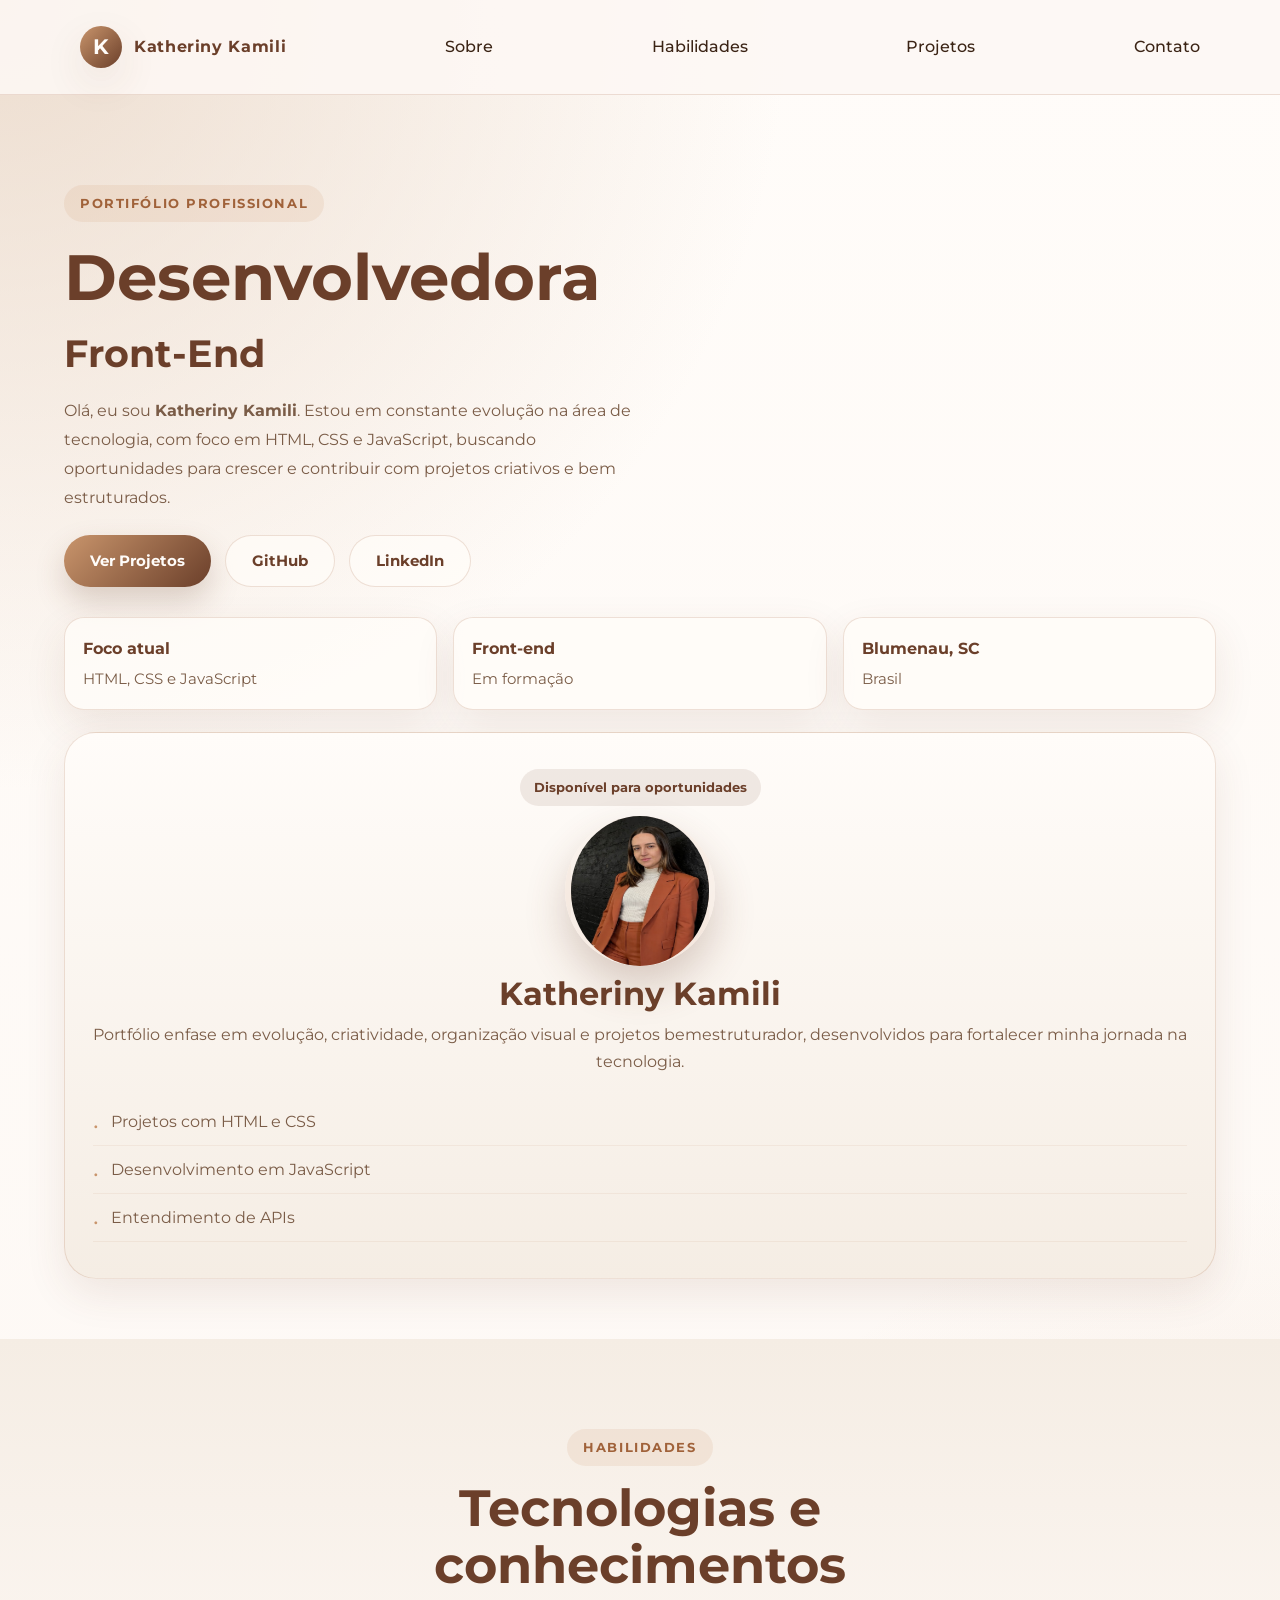
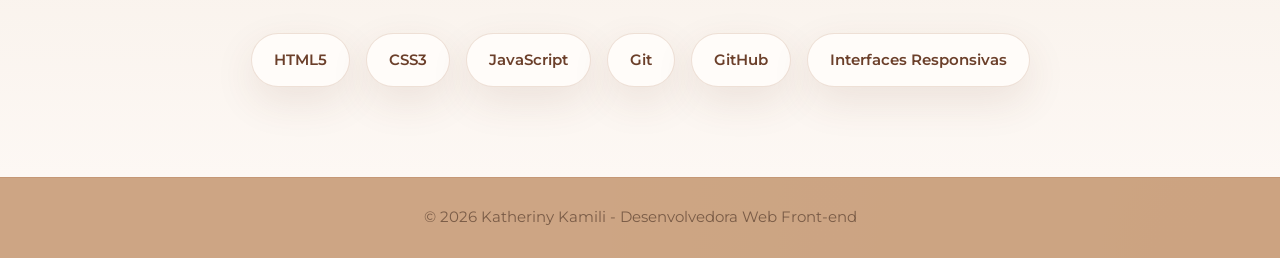
<file: index.html>
<!DOCTYPE html>
<html lang="pt-br">

<head>
    <meta charset="UTF-8">
    <meta name="viewport" content="width=device-width, initial-scale=1.0">
    <link rel="stylesheet" href="css/estilos.css">
    <link rel="preconnect" href="https://fonts.gstatic.com" crossorigin>
    <link href="https://fonts.googleapis.com/css2?family=Montserrat:wght@300;400;500;600;700&display=swap"
        rel="stylesheet">

    <title>Portfólio - Katheriny Kamili</title>
</head>

<body>

    <a class="link-pular" href="#conteudo">Pular para o conteúdo</a>

    <!-- CABEÇALHO -->
    <header>
        <div class="container">
            <nav>

                <a class="logo" href="index.html">
                    <span class="logo-letra">K</span>
                    <span class="logo-nome">Katheriny Kamili</span>
                </a>

                <a href="pages/sobre.html">Sobre</a>
                <a href="index.html#habilidades">Habilidades</a>
                <a href="pages/produtos.html">Projetos</a>
                <a href="pages/contato.html" class="link-ativo">Contato</a>
            </nav>
        </div>
    </header>

    <!-- CONTEÚDO PRINCIPAL -->
    <main id="conteudo">

        <!-- SEÇÃO DE DESTAQUE -->
        <section class="secao-destaque" id="inicio">
            <div class="container">

                <div class="destaque-texto">
                    <span class="etiqueta">Portifólio profissional</span>
                    <h1>Desenvolvedora</h1>
                    <h2>Front-End</h2>
                    <p class="descricao-principal">
                        Olá, eu sou <strong>Katheriny Kamili</strong>. Estou em
                        constante evolução na área de tecnologia, com foco em HTML,
                        CSS e JavaScript, buscando oportunidades para crescer e
                        contribuir com projetos criativos e bem estruturados.</p>


                    <!-- REDES SOCIAIS -->

                    <div class="grupo-botoes">
                        <a href="produtos.html" class="botao botao-principal">Ver Projetos</a>
                        <a href="https://github.com/katherinykamili" target="_blank" rel="noopener"
                            class="botao botao-contorno">GitHub</a>
                        <a href="https://www.linkedin.com/in/katheriny-kamili-corr%C3%AAa-rocha-4a4639176/"
                            target="_blank" rel="noopener" class="botao botao-contorno">LinkedIn</a>
                    </div>

                    <div class="destaques-rapidos">
                        <div class="cartao-destaque-rapido">
                            <h3>Foco atual</h3>
                            <p>HTML, CSS e JavaScript</p>
                        </div>
                        <div class="cartao-destaque-rapido">
                            <h3>Front-end</h3>
                            <p>Em formação</p>
                        </div>
                        <div class="cartao-destaque-rapido">
                            <h3>Blumenau, SC</h3>
                            <p>Brasil</p>
                        </div>
                    </div>

                    <!-- COLUNA DIREITA -->
                    <div class="coluna-perfil">
                        <div class="cartao-perfil">
                            <span class="selo-disponivel">Disponível para oportunidades</span>

                            <div class="foto-perfil">
                                <div class="circulo-foto">
                                    <img src="img/perfil.jpg" alt="Foto de perfil de Katheriny Kamili" loading="lazy">
                                </div>
                            </div>

                            <h2>Katheriny Kamili</h2>
                            <p class="resumo-perfil">
                                Portfólio enfase em evolução, criatividade, organização visual e projetos
                                bemestruturador, desenvolvidos para fortalecer minha jornada na tecnologia.
                            </p>

                            <ul class="lista-perfil">
                                <li>Projetos com HTML e CSS</li>
                                <li>Desenvolvimento em JavaScript</li>
                                <li>Entendimento de APIs</li>
                            </ul>
                        </div>
                    </div>
                </div>
            </div>
        </section>

        <!-- HABILIDADES -->
        <section class="fundo-suave" id="habilidades">
            <div class="container">
                <div class="titulo-secao">
                    <span class="etiqueta">Habilidades</span>
                    <h2>Tecnologias e conhecimentos</h2>
                </div>

                <div class="lista-habilidades">
                    <div class="pilula-habilidade">HTML5</div>
                    <div class="pilula-habilidade">CSS3</div>
                    <div class="pilula-habilidade">JavaScript</div>
                    <div class="pilula-habilidade">Git</div>
                    <div class="pilula-habilidade">GitHub</div>
                    <div class="pilula-habilidade">Interfaces Responsivas</div>
                </div>
            </div>
        </section>
    </main>

    <!-- RODAPÉ -->
    <footer>
        <p>&copy; 2026 Katheriny Kamili - Desenvolvedora Web Front-end</p>
    </footer>

</body>

</html>
</file>
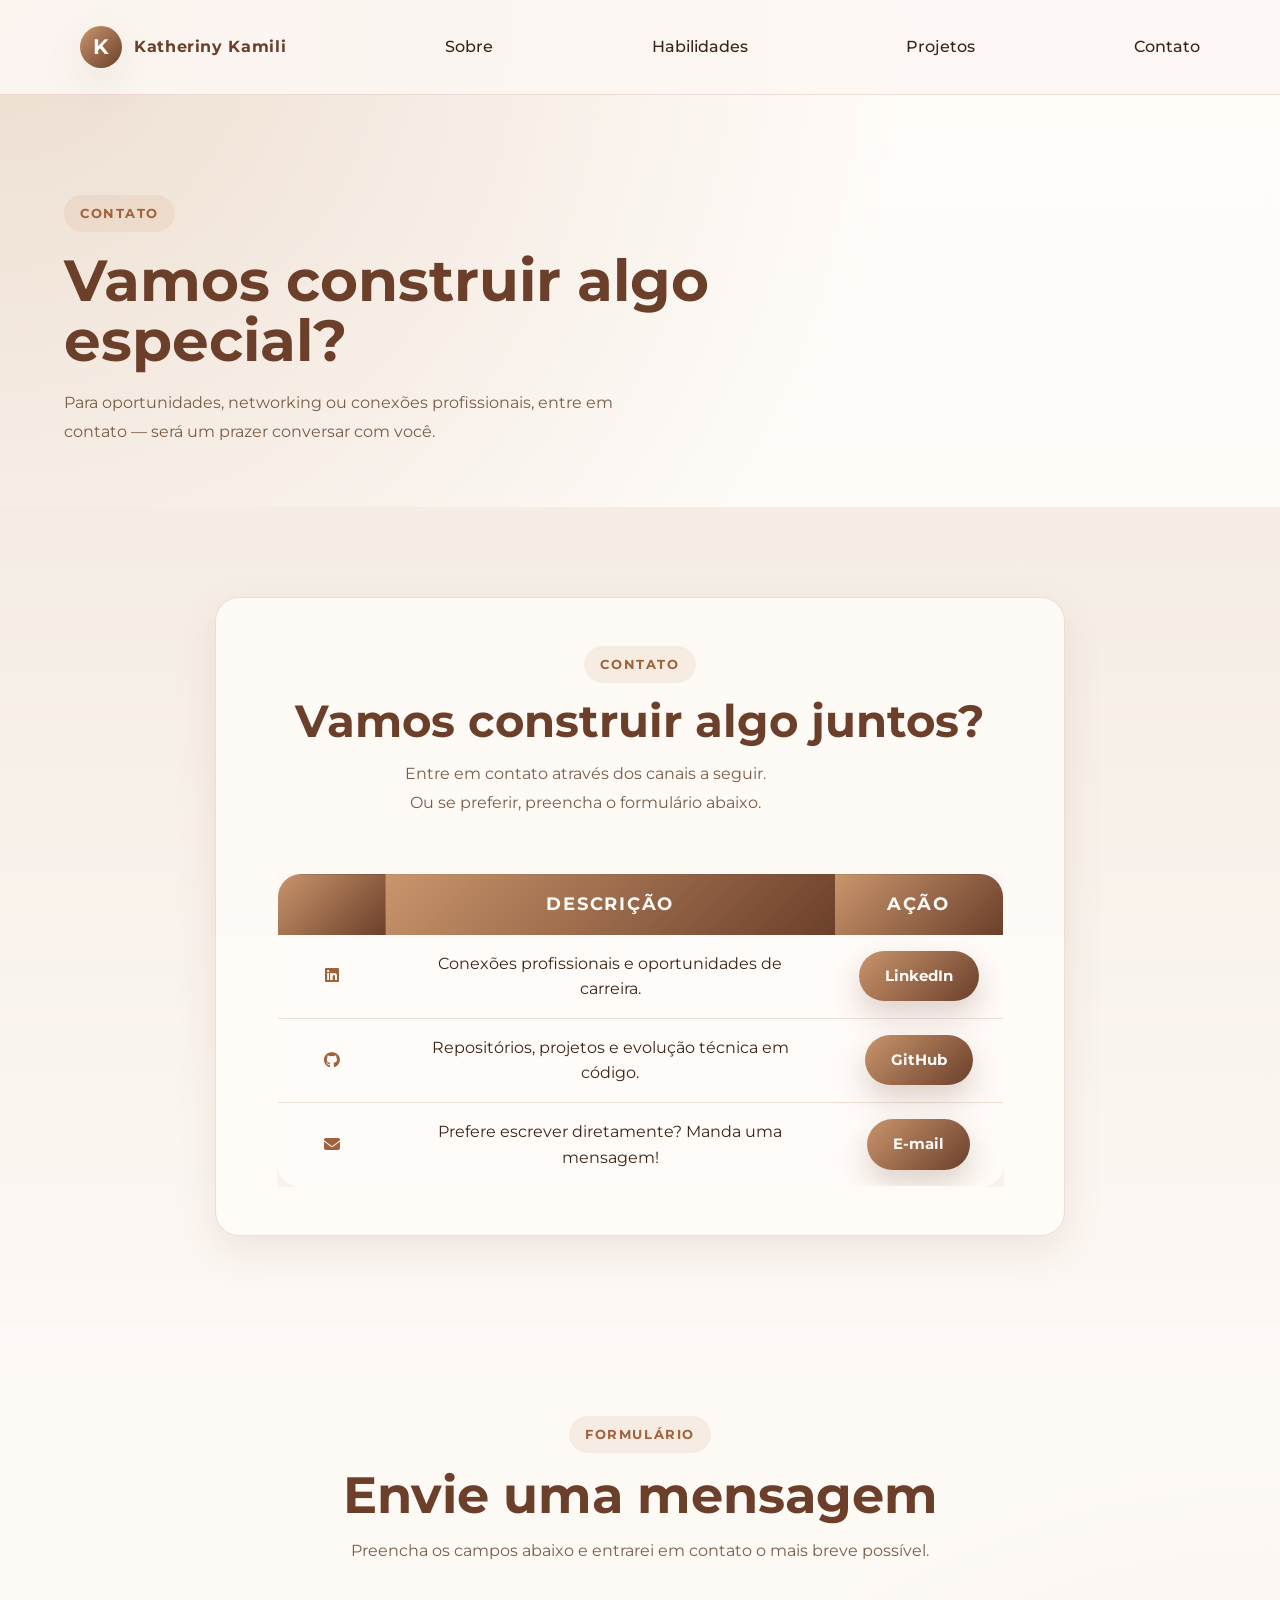
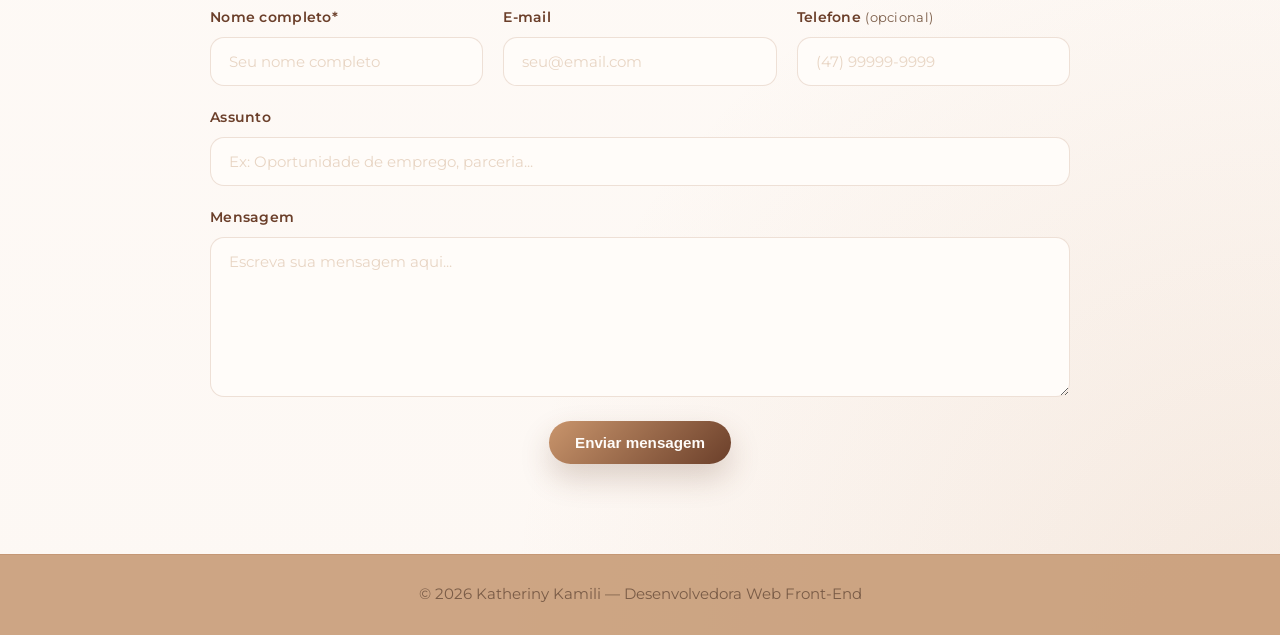
<file: contato.html>
<!DOCTYPE html>
<html lang="pt-br">

<head>
  <meta charset="UTF-8">
  <meta name="viewport" content="width=device-width, initial-scale=1.0">

  <link rel="stylesheet" href="css/estilos.css">
  <link rel="stylesheet" href="https://cdnjs.cloudflare.com/ajax/libs/font-awesome/6.5.1/css/all.min.css">
  <link rel="preconnect" href="https://fonts.gstatic.com" crossorigin>
  <link href="https://fonts.googleapis.com/css2?family=Montserrat:wght@300;400;500;600;700&display=swap"
    rel="stylesheet">

  <title>Portfólio - Katheriny Kamili</title>
</head>

<body>

  <a class="link-pular" href="#conteudo">Pular para o conteúdo</a>

  <!-- CABEÇALHO -->
  <header>
    <div class="container">
      <nav>

        <a class="logo" href="index.html">
          <span class="logo-letra">K</span>
          <span class="logo-nome">Katheriny Kamili</span>
        </a>

        <a href="sobre.html">Sobre</a>
        <a href="index.html#habilidades">Habilidades</a>
        <a href="produtos.html">Projetos</a>
        <a href="contato.html" class="link-ativo">Contato</a>
      </nav>
    </div>
  </header>

  <!-- CONTEÚDO PRINCIPAL -->
  <main id="conteudo">

    <!-- HERO DA PÁGINA DE CONTATO -->
    <section class="hero-contato">
      <div class="container">
        <div class="hero-contato-texto">
          <span class="etiqueta">Contato</span>
          <h1>Vamos construir algo especial?</h1>
          <p class="descricao-principal">
            Para oportunidades, networking ou conexões profissionais,
            entre em contato — será um prazer conversar com você.
          </p>
        </div>
      </div>
    </section>

    <!-- LINKS RÁPIDOS DE CONTATO -->
    <section class="fundo-suave">
      <div class="container">
        <div class="caixa-contato">
          <div class="titulo-secao">
            <span class="etiqueta">Contato</span>
            <h2>Vamos construir algo juntos?</h2>
            <p>Entre em contato através dos canais a seguir.</p>
            <p>Ou se preferir, preencha o formulário abaixo.</p>
          </div>

          <div style="overflow-x: auto;">
            <table class="tabela-contato">
              <thead>
                <tr>
                  <th class="coluna-icones"></th>
                  <th class="coluna-descrição">Descrição</th>
                  <th class="coluna-ação">Ação</th>
                </tr>
              </thead>
              <tbody>
                <tr>
                  <td class="coluna-icones">
                    <i class="fa-brands fa-linkedin"></i>
                  </td>
                  <td class="coluna-descrição">
                    Conexões profissionais e oportunidades de carreira.
                  </td>
                  <td class="coluna-ação">
                    <a href="https://www.linkedin.com/in/katheriny-kamili-corrêa-rocha-4a4639176/" target="_blank"
                      rel="noopener noreferrer" class="botao botao-principal">LinkedIn
                    </a>
                  </td>
                </tr>
                <tr>
                  <td class="coluna-icones">
                    <i class="fa-brands fa-github"></i>
                  </td>
                  <td class="coluna-descrição">
                    Repositórios, projetos e evolução técnica em código.
                  </td>
                  <td class="coluna-ação">
                    <a href="https://github.com/katherinykamili" target="_blank" rel="noopener noreferrer"
                      class="botao botao-principal">GitHub
                    </a>
                  </td>
                </tr>
                <tr>
                  <td class="coluna-icones">
                    <i class="fa-solid fa-envelope"></i>
                  </td>
                  <td class="coluna-descrição">
                    Prefere escrever diretamente? Manda uma mensagem!
                  </td>
                  <td class="coluna-ação">
                    <a href="mailto:katherinykc13@gmail.com" class="botao botao-principal">E-mail
                    </a>
                  </td>
                </tr>
              </tbody>
            </table>
          </div>
        </div>
      </div>
    </section>

    <!-- FORMULÁRIO DE CONTATO -->
    <section id="formulario">
      <div class="container">
        <div class="titulo-secao">
          <span class="etiqueta">Formulário</span>
          <h2>Envie uma mensagem</h2>
          <p>Preencha os campos abaixo e entrarei em contato o mais breve possível.</p>
        </div>

        <form class="formulario-contato" action="obrigado.html" method="get" novalidate>

          <div class="grade-formulario">

            <div class="campo">
              <label for="nome">Nome completo*</label>
              <input type="text" id="nome" name="nome" placeholder="Seu nome completo" required minlength="3"
                autocomplete="name" />
            </div>

            <div class="campo">
              <label for="email">E-mail</label>
              <input type="email" id="email" name="email" placeholder="seu@email.com" required autocomplete="email" />
            </div>

            <div class="campo">
              <label for="telefone">Telefone <span class="campo-opcional">(opcional)</span></label>
              <input type="tel" id="telefone" name="telefone" placeholder="(47) 99999-9999" autocomplete="tel" />
            </div>

            <div class="campo">
              <label for="assunto">Assunto</label>
              <input type="text" id="assunto" name="assunto" placeholder="Ex: Oportunidade de emprego, parceria..."
                required minlength="3" />
            </div>

          </div>

          <div class="campo campo-mensagem">
            <label for="mensagem">Mensagem</label>
            <textarea id="mensagem" name="mensagem" rows="6" placeholder="Escreva sua mensagem aqui..." required
              minlength="10"></textarea>
          </div>

          <div class="formulario-rodape">
            <button type="submit" class="botao botao-principal botao-enviar">
              Enviar mensagem
            </button>
          </div>

        </form>
      </div>
    </section>

  </main>

  <!-- ========== RODAPÉ ========== -->
  <footer>
    <div class="container">
      <p>&copy; 2026 Katheriny Kamili — Desenvolvedora Web Front-End</p>
    </div>
  </footer>

</body>

</html>
</file>
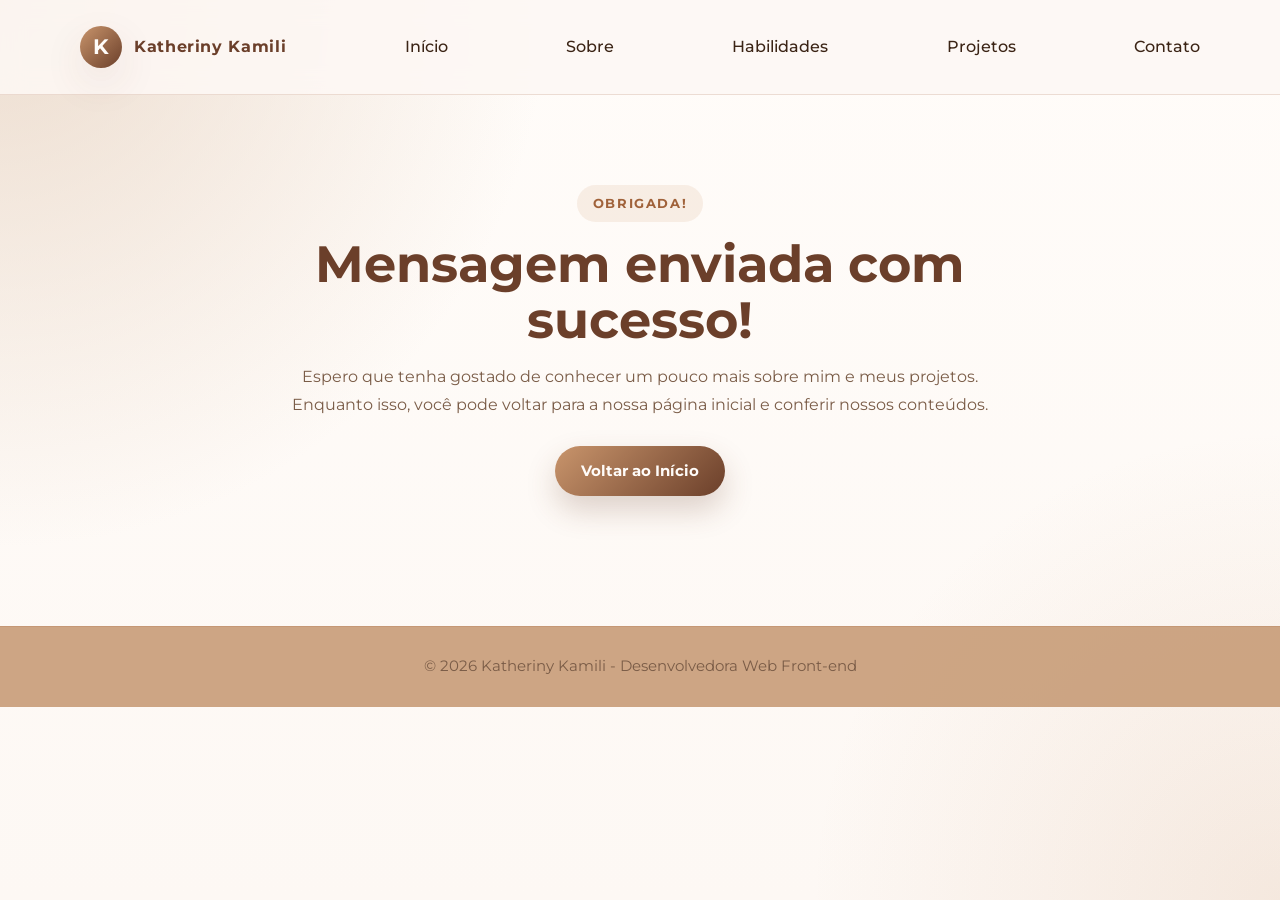
<file: obrigada.html>
<!DOCTYPE html>
<html lang="pt-br">

<head>
    <meta charset="UTF-8">
    <meta name="viewport" content="width=device-width, initial-scale=1.0">
    <link rel="stylesheet" href="style.css">
    <link rel="preconnect" href="https://fonts.gstatic.com" crossorigin>
    <link href="https://fonts.googleapis.com/css2?family=Montserrat:wght@300;400;500;600;700&display=swap"
        rel="stylesheet">
    <link rel="stylesheet" href="style.css">
    <title>Portifólio - Katheriny Kamili</title>
</head>

<body>

    <a class="link-pular" href="#conteudo">Pular para o conteúdo</a>

    <!-- CABEÇALHO -->
    <header>
        <div class="container">
            <nav>

                <a class="logo" href="index.html">
                    <span class="logo-letra">K</span>
                    <span class="logo-nome">Katheriny Kamili</span>
                </a>

                <a href="index.html">Início</a>
                <a href="sobremim.html">Sobre</a>
                <a href="#habilidades">Habilidades</a>
                <a href="projetos.html">Projetos</a>
                <a href="contato.html" class="link-ativo">Contato</a>
            </nav>
        </div>
    </header>

    <!-- CONTEÚDO PRINCIPAL -->
    <main>
        <section class="secao" id="obrigada">
            <div class="container">
                <div class="titulo-secao">
                    <span class="etiqueta">Obrigada!</span>
                    <h2>Mensagem enviada com sucesso!</h2>
                    <p>Espero que tenha gostado de conhecer um pouco mais sobre mim e meus projetos.</p>
                    <p>Enquanto isso, você pode voltar para a nossa página inicial e conferir nossos conteúdos.</p>
                    <br>
                    <div class="grupo-botoes-centro">
                        <a href="index.html" class="botao botao-principal">Voltar ao Início</a>
                    </div>
                </div>
        </section>
    </main>

     <!-- RODAPÉ -->
    <footer>
        <p>&copy; 2026 Katheriny Kamili - Desenvolvedora Web Front-end</p>
    </footer>

</body>

</html>
</file>
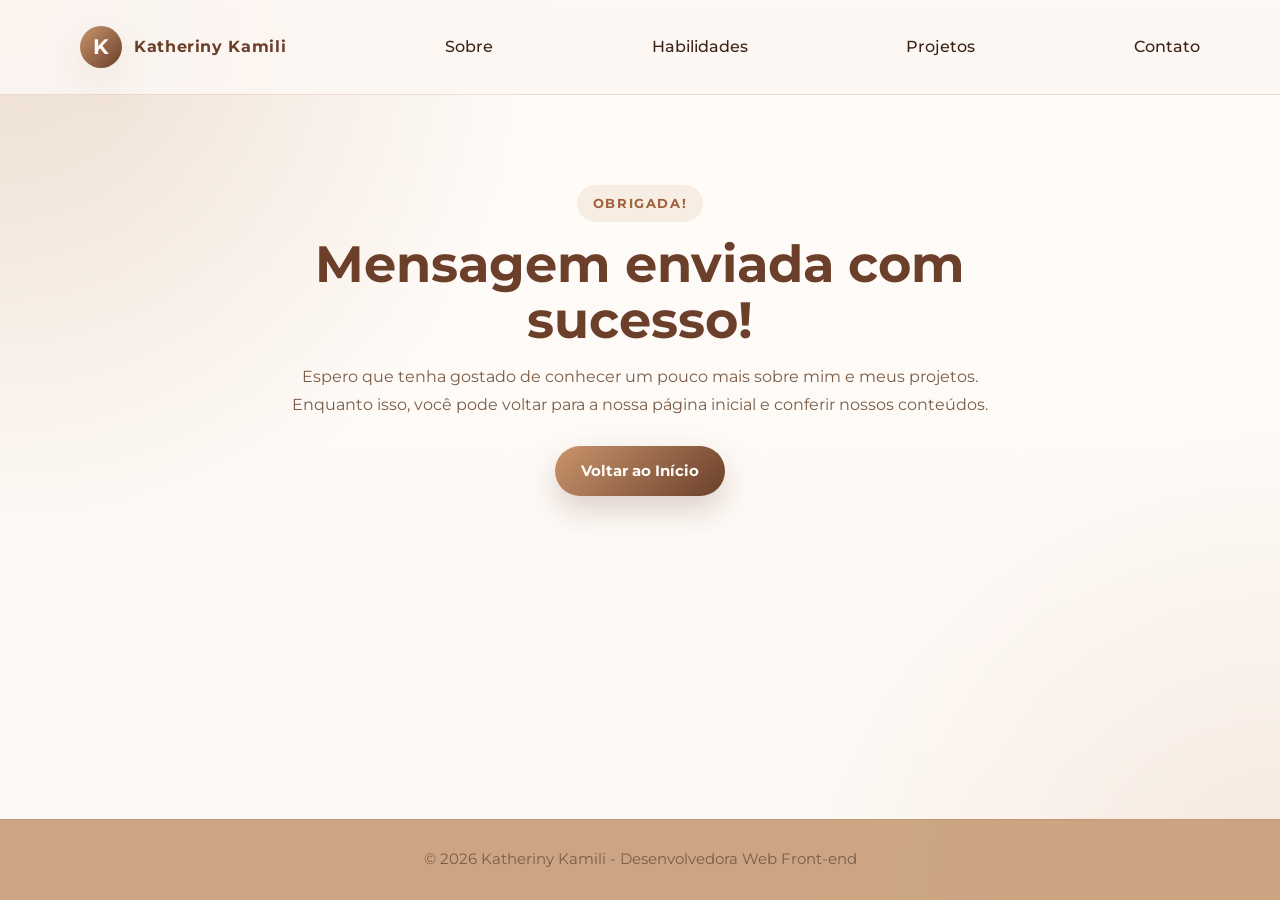
<file: obrigado.html>
<!DOCTYPE html>
<html lang="pt-br">
<head>
  <meta charset="UTF-8">
  <meta name="viewport" content="width=device-width, initial-scale=1.0">

  <link rel="stylesheet" href="css/estilos.css">

  <link rel="preconnect" href="https://fonts.gstatic.com" crossorigin>
  <link href="https://fonts.googleapis.com/css2?family=Montserrat:wght@300;400;500;600;700&display=swap" rel="stylesheet">

  <title>Portfólio - Katheriny Kamili</title>
</head>

<body>

  <a class="link-pular" href="#conteudo">Pular para o conteúdo</a>

  <!-- CABEÇALHO -->
  <header>
    <div class="container">
      <nav>

        <a class="logo" href="index.html">
          <span class="logo-letra">K</span>
          <span class="logo-nome">Katheriny Kamili</span>
        </a>

        <a href="sobre.html">Sobre</a>
        <a href="index.html#habilidades">Habilidades</a>
        <a href="produtos.html">Projetos</a>
        <a href="contato.html" class="link-ativo">Contato</a>
      </nav>
    </div>
  </header>

    <!-- CONTEÚDO PRINCIPAL -->
    <main>
        <section class="secao" id="obrigada">
            <div class="container">
                <div class="titulo-secao">
                    <span class="etiqueta">Obrigada!</span>
                    <h2>Mensagem enviada com sucesso!</h2>
                    <p>Espero que tenha gostado de conhecer um pouco mais sobre mim e meus projetos.</p>
                    <p>Enquanto isso, você pode voltar para a nossa página inicial e conferir nossos conteúdos.</p>
                    <br>
                    <div class="grupo-botoes-centro">
                        <a href="index.html" class="botao botao-principal">Voltar ao Início</a>
                    </div>
                </div>
        </section>
    </main>

     <!-- RODAPÉ -->
    <footer>
        <p>&copy; 2026 Katheriny Kamili - Desenvolvedora Web Front-end</p>
    </footer>

</body>

</html>
</file>
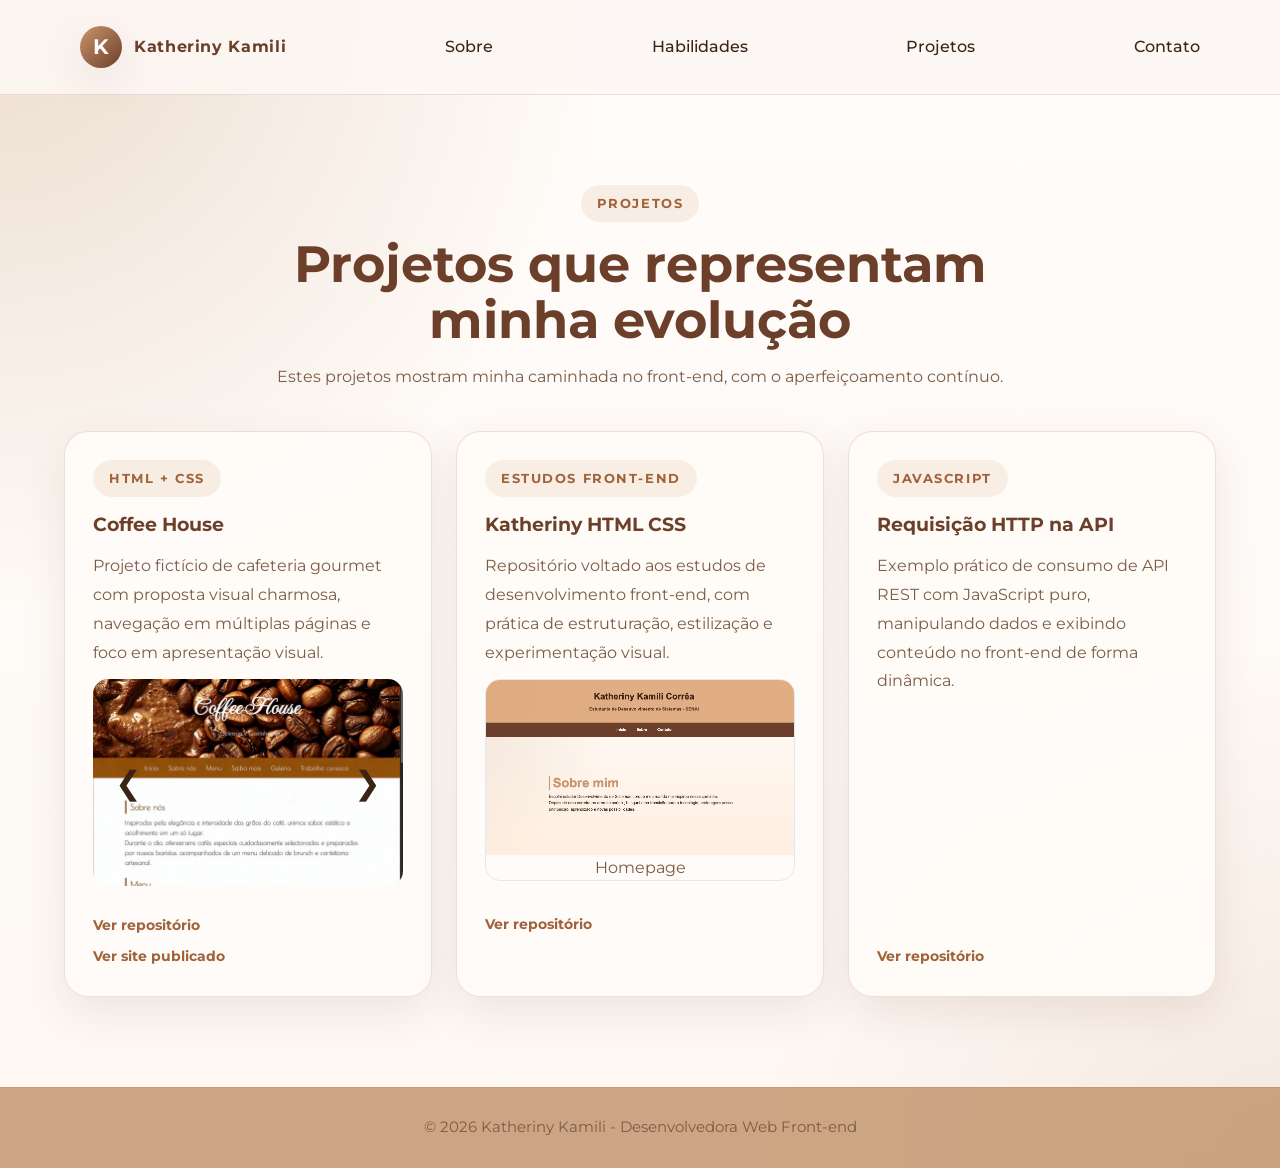
<file: produtos.html>
<!DOCTYPE html>
<html lang="pt-br">
<head>
  <meta charset="UTF-8">
  <meta name="viewport" content="width=device-width, initial-scale=1.0">

  <link rel="stylesheet" href="css/estilos.css">

  <link rel="preconnect" href="https://fonts.gstatic.com" crossorigin>
  <link href="https://fonts.googleapis.com/css2?family=Montserrat:wght@300;400;500;600;700&display=swap" rel="stylesheet">

  <title>Portfólio - Katheriny Kamili</title>
</head>
<body>

  <a class="link-pular" href="#conteudo">Pular para o conteúdo</a>

  <!-- CABEÇALHO -->
  <header>
    <div class="container">
      <nav>

        <a class="logo" href="index.html">
          <span class="logo-letra">K</span>
          <span class="logo-nome">Katheriny Kamili</span>
        </a>

        <a href="sobre.html">Sobre</a>
        <a href="index.html#habilidades">Habilidades</a>
        <a href="produtos.html">Projetos</a>
        <a href="contato.html" class="link-ativo">Contato</a>
      </nav>
    </div>
  </header>

    <!-- CONTEÚDO PRINCIPAL -->
    <main>
        <section id="projetos">
            <div class="container">
                <div class="titulo-secao">
                    <span class="etiqueta">Projetos</span>
                    <h2>Projetos que representam minha evolução</h2>
                    <p>Estes projetos mostram minha caminhada no front-end, com o aperfeiçoamento contínuo.</p>
                </div>

                <div class="grade-tres-colunas">
                    <article class="cartao-projeto">
                        <span class="etiqueta-projeto">HTML + CSS</span>
                        <h3>Coffee House</h3>
                        <p>Projeto fictício de cafeteria gourmet com proposta visual charmosa, navegação em múltiplas
                            páginas e foco em apresentação visual.</p>

                        <div class="w3-content w3-display-container slider-container" style="max-width:800px">
                            <img class="mySlides" src="img/homepage.jpeg" style="width: 100%;" alt="Homepage" loading="lazy"
                                href="produtos.html">
                            <img class="mySlides" src="img/menu.jpeg" style="width:100%" alt="Menu" loading="lazy"
                                href="produtos.html">
                            <img class="mySlides" src="img/tabela.jpeg" style="width:100%" alt="Tabela" loading="lazy"
                                href="produtos.html">

                            <div class="w3-left w3-hover-text-khaki slider-btn-left" onclick="plusDivs(-1)">&#10094;
                            </div>
                            <div class="w3-right w3-hover-text-khaki slider-btn-right" onclick="plusDivs(1)">&#10095;
                            </div>

                            <div class="w3-center w3-container slider-dots" style="width:100%">
                                <span class="w3-badge demo w3-border w3-transparent w3-hover-white"
                            onclick="currentDiv(1)"></span>
                                <span class="w3-badge demo w3-border w3-transparent w3-hover-white"
                                    onclick="currentDiv(2)"></span>
                                <span class="w3-badge demo w3-border w3-transparent w3-hover-white"
                                    onclick="currentDiv(3)"></span>
                            </div>
                        </div>

                        <script>
                            var slideIndex = 1;
                            showDivs(slideIndex);

                            function plusDivs(n) {
                                showDivs(slideIndex += n);
                            }

                            function currentDiv(n) {
                                showDivs(slideIndex = n);
                            }

                            function showDivs(n) {
                                var i;
                                var x = document.getElementsByClassName("mySlides");
                                var dots = document.getElementsByClassName("demo");
                                if (n > x.length) { slideIndex = 1 }
                                if (n < 1) { slideIndex = x.length }
                                for (i = 0; i < x.length; i++) {
                                    x[i].style.display = "none";
                                }
                                for (i = 0; i < dots.length; i++) {
                                    dots[i].className = dots[i].className.replace(" w3-white", "");
                                }
                                x[slideIndex - 1].style.display = "block";
                                dots[slideIndex - 1].className += " w3-white";
                            }
                        </script>

                        <div class="links-projeto">
                            <a href="https://github.com/katherinykamili/coffee-house" target="_blank"
                                rel="noopener noreferrer">Ver repositório</a>
                            <a href="https://katherinykamili.github.io/coffee-house" target="_blank"
                                rel="noopener noreferrer">Ver site publicado</a>
                        </div>
                    </article>

                    <article class="cartao-projeto">
                        <span class="etiqueta-projeto">Estudos Front-End</span>
                        <h3>Katheriny HTML CSS</h3>
                        <p>Repositório voltado aos estudos de desenvolvimento front-end, com prática de estruturação,
                            estilização e experimentação visual.</p>

                        <div class='galeria' id='galeria'>
                            <figure>
                                <img src="img/homepage-html-css.png" alt="Homepage" loading='lazy'>
                                <figcaption>Homepage</figcaption>
                            </figure>

                            <div class="links-projeto">
                                <a href="https://github.com/katherinykamili/Katheriny-html-css" target="_blank"
                                    rel="noopener noreferrer">Ver repositório</a>
                            </div>
                    </article>

                    <article class="cartao-projeto">
                        <span class="etiqueta-projeto">JavaScript</span>
                        <h3>Requisição HTTP na API</h3>
                        <p>Exemplo prático de consumo de API REST com JavaScript puro, manipulando dados e exibindo
                            conteúdo no front-end de forma dinâmica.</p>
                        <div class="links-projeto">
                            <a href="https://github.com/katherinykamili/requisicao-http-na-api" target="_blank"
                                rel="noopener noreferrer">Ver repositório</a>
                        </div>
                    </article>
                </div>
            </div>
        </section>
    </main>

    <!-- RODAPÉ -->
    <footer>
        <p>&copy; 2026 Katheriny Kamili - Desenvolvedora Web Front-end</p>
    </footer>

</body>

</html>
</file>
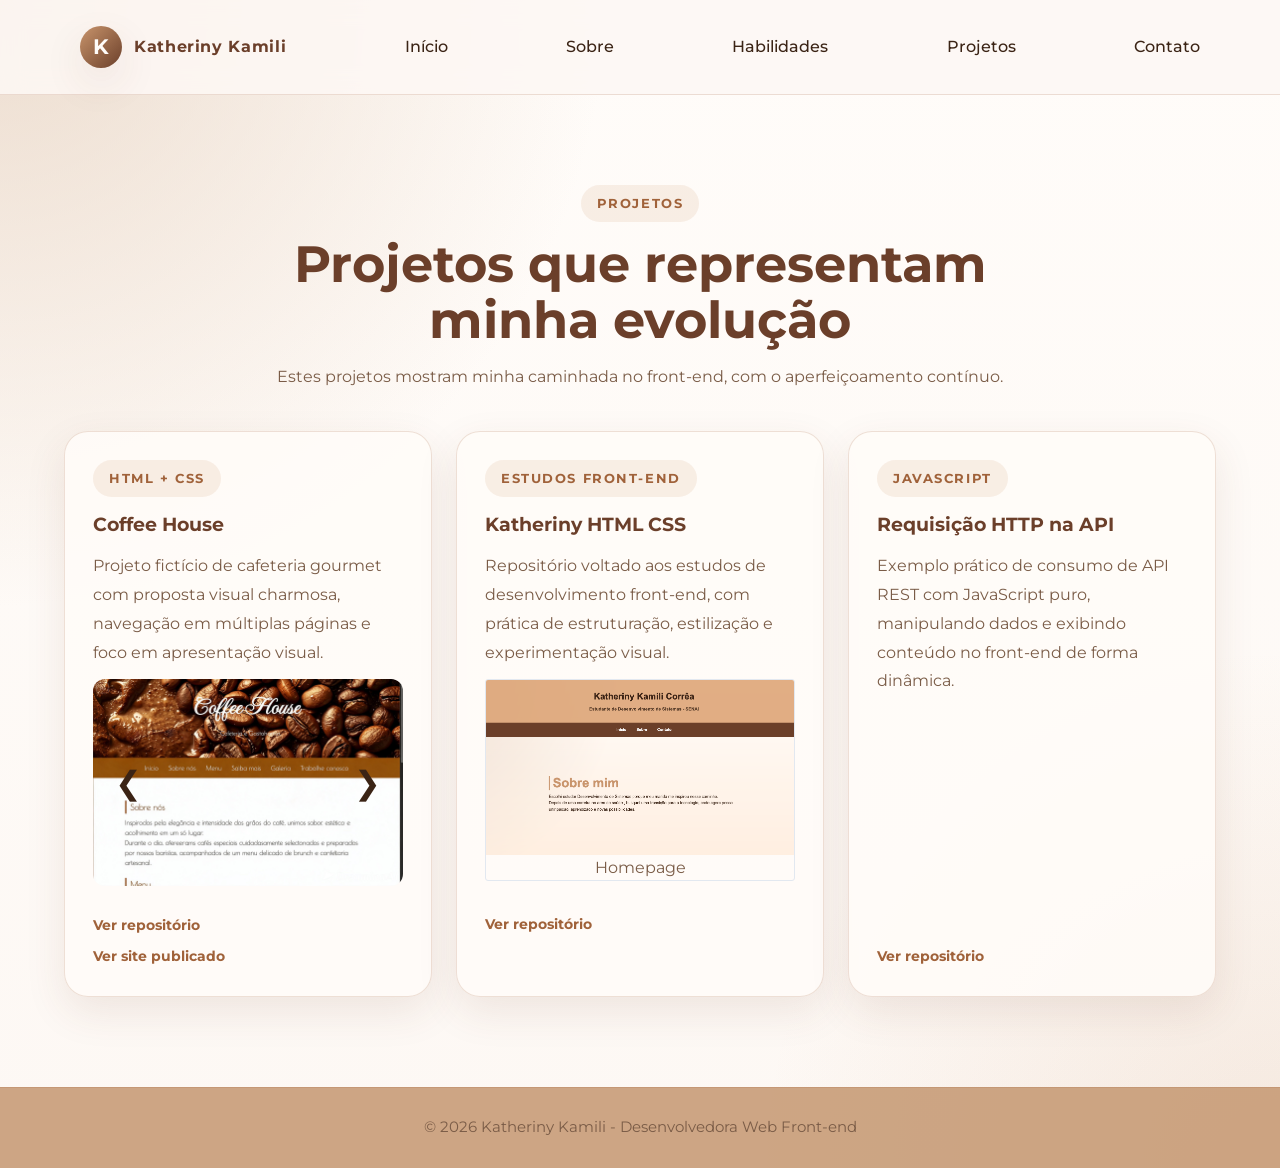
<file: projetos.html>
<!DOCTYPE html>
<html lang="pt-br">

<head>
    <meta charset="UTF-8">
    <meta name="viewport" content="width=device-width, initial-scale=1.0">
    <link rel="stylesheet" href="style.css">
    <link rel="preconnect" href="https://fonts.gstatic.com" crossorigin>
    <link href="https://fonts.googleapis.com/css2?family=Montserrat:wght@300;400;500;600;700&display=swap"
        rel="stylesheet">
    <link rel="stylesheet" href="style.css">
    <title>Portifólio - Katheriny Kamili</title>
</head>

<body>

    <a class="link-pular" href="#conteudo">Pular para o conteúdo</a>

    <!-- CABEÇALHO -->
    <header>
        <div class="container">
            <nav>

                <a class="logo" href="index.html">
                    <span class="logo-letra">K</span>
                    <span class="logo-nome">Katheriny Kamili</span>
                </a>

                <a href="index.html">Início</a>
                <a href="sobremim.html">Sobre</a>
                <a href="#habilidades">Habilidades</a>
                <a href="projetos.html">Projetos</a>
                <a href="contato.html" class="link-ativo">Contato</a>
            </nav>
        </div>
    </header>


    <!-- CONTEÚDO PRINCIPAL -->
    <main>
        <section id="projetos">
            <div class="container">
                <div class="titulo-secao">
                    <span class="etiqueta">Projetos</span>
                    <h2>Projetos que representam minha evolução</h2>
                    <p>Estes projetos mostram minha caminhada no front-end, com o aperfeiçoamento contínuo.</p>
                </div>

                <div class="grade-tres-colunas">
                    <article class="cartao-projeto">
                        <span class="etiqueta-projeto">HTML + CSS</span>
                        <h3>Coffee House</h3>
                        <p>Projeto fictício de cafeteria gourmet com proposta visual charmosa, navegação em múltiplas
                            páginas e foco em apresentação visual.</p>

                        <div class="w3-content w3-display-container slider-container" style="max-width:800px">
                            <img class="mySlides" src="img/homepage.jpeg" style="width: 100%;" alt="Homepage"
                                href="projetos.html">
                            <img class="mySlides" src="img/menu.jpeg" style="width:100%" alt="Menu"
                                href="projetos.html">
                            <img class="mySlides" src="img/tabela.jpeg" style="width:100%" alt="Tabela"
                                href="projetos.html">

                            <div class="w3-left w3-hover-text-khaki slider-btn-left" onclick="plusDivs(-1)">&#10094;
                            </div>
                            <div class="w3-right w3-hover-text-khaki slider-btn-right" onclick="plusDivs(1)">&#10095;
                            </div>

                            <div class="w3-center w3-container slider-dots" style="width:100%">
                                <span class="w3-badge demo w3-border w3-transparent w3-hover-white"
                                    onclick="currentDiv(1)"></span>
                                <span class="w3-badge demo w3-border w3-transparent w3-hover-white"
                                    onclick="currentDiv(2)"></span>
                                <span class="w3-badge demo w3-border w3-transparent w3-hover-white"
                                    onclick="currentDiv(3)"></span>
                            </div>
                        </div>

                        <script>
                            var slideIndex = 1;
                            showDivs(slideIndex);

                            function plusDivs(n) {
                                showDivs(slideIndex += n);
                            }

                            function currentDiv(n) {
                                showDivs(slideIndex = n);
                            }

                            function showDivs(n) {
                                var i;
                                var x = document.getElementsByClassName("mySlides");
                                var dots = document.getElementsByClassName("demo");
                                if (n > x.length) { slideIndex = 1 }
                                if (n < 1) { slideIndex = x.length }
                                for (i = 0; i < x.length; i++) {
                                    x[i].style.display = "none";
                                }
                                for (i = 0; i < dots.length; i++) {
                                    dots[i].className = dots[i].className.replace(" w3-white", "");
                                }
                                x[slideIndex - 1].style.display = "block";
                                dots[slideIndex - 1].className += " w3-white";
                            }
                        </script>

                        <div class="links-projeto">
                            <a href="https://github.com/katherinykamili/coffee-house" target="_blank"
                                rel="noopener noreferrer">Ver repositório</a>
                            <a href="https://katherinykamili.github.io/coffee-house" target="_blank"
                                rel="noopener noreferrer">Ver site publicado</a>
                        </div>
                    </article>

                    <article class="cartao-projeto">
                        <span class="etiqueta-projeto">Estudos Front-End</span>
                        <h3>Katheriny HTML CSS</h3>
                        <p>Repositório voltado aos estudos de desenvolvimento front-end, com prática de estruturação,
                            estilização e experimentação visual.</p>

                        <div class='galeria' id='galeria'>
                            <figure>
                                <img src="img/homepage-html-css.png" alt="Homepage" loading='lazy'>
                                <figcaption>Homepage</figcaption>
                            </figure>

                            <div class="links-projeto">
                                <a href="https://github.com/katherinykamili/Katheriny-html-css" target="_blank"
                                    rel="noopener noreferrer">Ver repositório</a>
                            </div>
                    </article>

                    <article class="cartao-projeto">
                        <span class="etiqueta-projeto">JavaScript</span>
                        <h3>Requisição HTTP na API</h3>
                        <p>Exemplo prático de consumo de API REST com JavaScript puro, manipulando dados e exibindo
                            conteúdo no front-end de forma dinâmica.</p>
                        <div class="links-projeto">
                            <a href="https://github.com/katherinykamili/requisicao-http-na-api" target="_blank"
                                rel="noopener noreferrer">Ver repositório</a>
                        </div>
                    </article>
                </div>
            </div>
        </section>
    </main>

    <!-- RODAPÉ -->
    <footer>
        <p>&copy; 2026 Katheriny Kamili - Desenvolvedora Web Front-end</p>
    </footer>

</body>

</html>
</file>
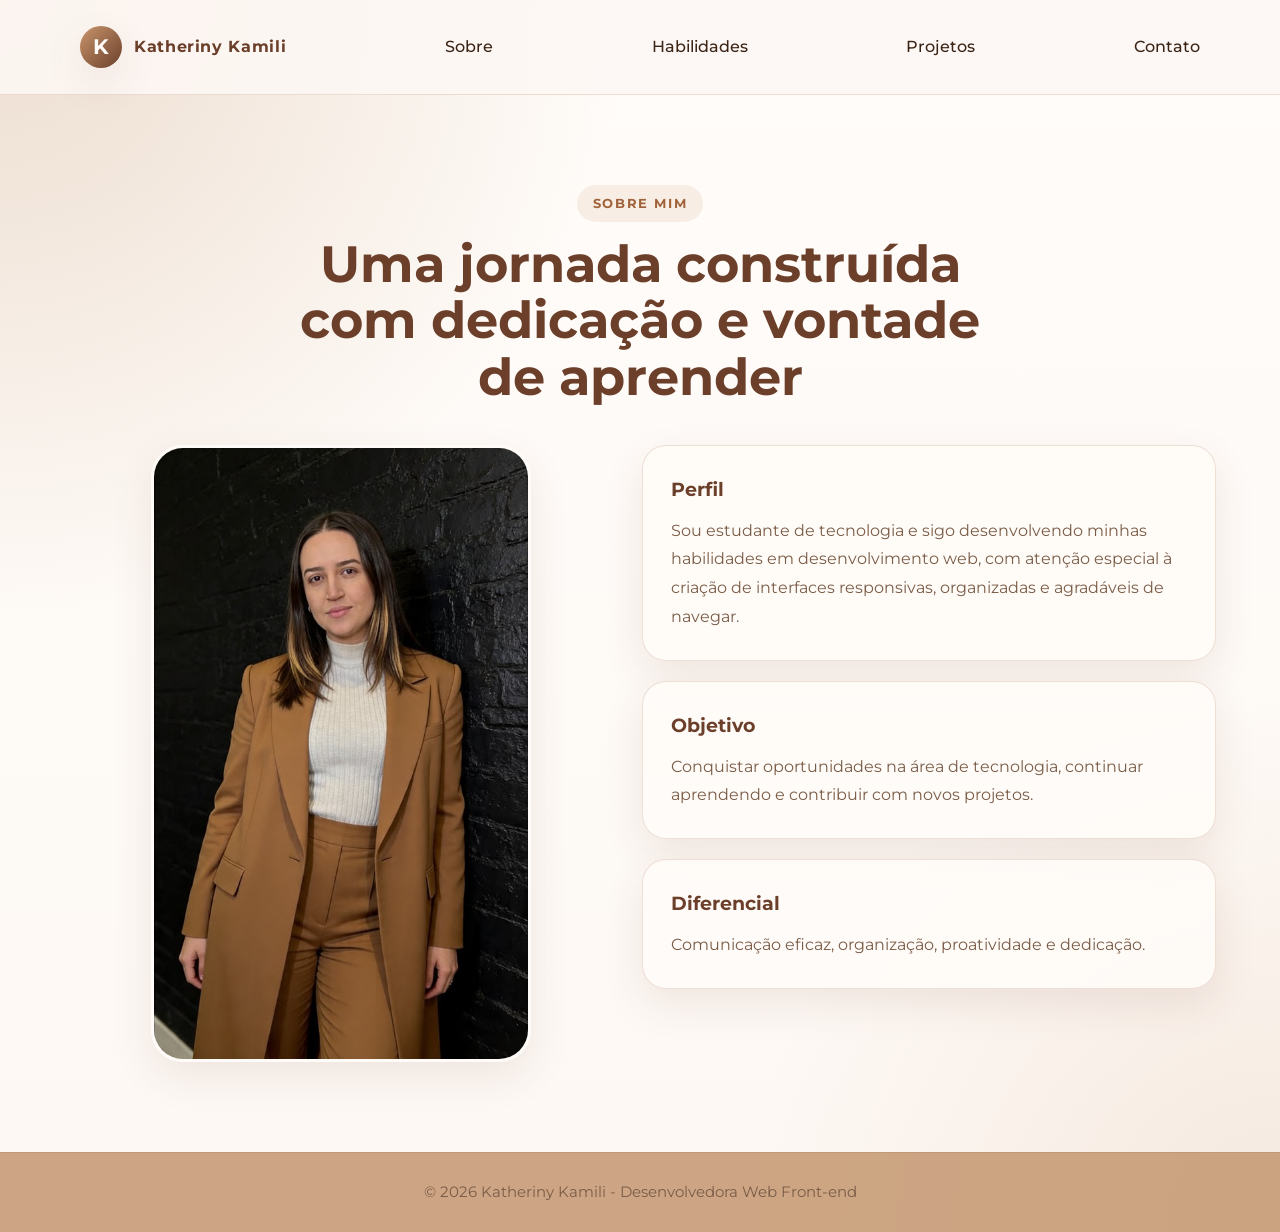
<file: sobremim.html>
<!DOCTYPE html>
<html lang="pt-br">

<head>
    <meta charset="UTF-8">
    <meta name="viewport" content="width=device-width, initial-scale=1.0">

    <link rel="stylesheet" href="css/estilos.css">

    <link rel="preconnect" href="https://fonts.gstatic.com" crossorigin>
    <link href="https://fonts.googleapis.com/css2?family=Montserrat:wght@300;400;500;600;700&display=swap"
        rel="stylesheet">

    <title>Portfólio - Katheriny Kamili</title>
</head>

<body>

    <a class="link-pular" href="#conteudo">Pular para o conteúdo</a>

    <!-- CABEÇALHO -->
    <header>
        <div class="container">
            <nav>

                <a class="logo" href="index.html">
                    <span class="logo-letra">K</span>
                    <span class="logo-nome">Katheriny Kamili</span>
                </a>

                <a href="sobre.html">Sobre</a>
                <a href="index.html#habilidades">Habilidades</a>
                <a href="produtos.html">Projetos</a>
                <a href="contato.html" class="link-ativo">Contato</a>
            </nav>
        </div>
    </header>

    <!-- CONTEÚDO PRINCIPAL -->
    <main id="conteudo">
        <section class="secao" id="sobre">
            <div class="container">
                <div class="titulo-secao">
                    <span class="etiqueta">Sobre mim</span>
                    <h2>Uma jornada construída com dedicação e vontade de aprender</h2>
                </div>
                <!-- GRADE DE 2 COLUNAS: IMAGEM À ESQUERDA, TEXTO À DIREITA -->
                <div class="grade-duas-colunas">

                    <!-- COLUNA DA ESQUERDA — IMAGEM -->
                    <div class="coluna-imagem">
                        <img src="img/sobre.jpg" alt="Foto de perfil de Katheriny Kamili, desenvolvedora front-end" loading="lazy">
                    </div>

                    <!-- COLUNA DA DIREITA — TEXTO -->
                    <div class="coluna-texto">
                        <article class="cartao-info">
                            <h3>Perfil</h3>
                            <p>Sou estudante de tecnologia e sigo desenvolvendo minhas habilidades em desenvolvimento
                                web, com
                                atenção especial à criação de interfaces responsivas, organizadas e agradáveis de
                                navegar.</p>
                        </article>
                        <article class="cartao-info">
                            <h3>Objetivo</h3>
                            <p>Conquistar oportunidades na área de tecnologia, continuar aprendendo e contribuir com
                                novos
                                projetos.</p>
                        </article>
                        <article class="cartao-info">
                            <h3>Diferencial</h3>
                            <p>Comunicação eficaz, organização, proatividade e dedicação.</p>
                        </article>
                    </div>
                </div>
            </div>
        </section>
    </main>

    <!-- RODAPÉ -->
    <footer>
        <p>&copy; 2026 Katheriny Kamili - Desenvolvedora Web Front-end</p>
    </footer>

</body>

</html>
</file>
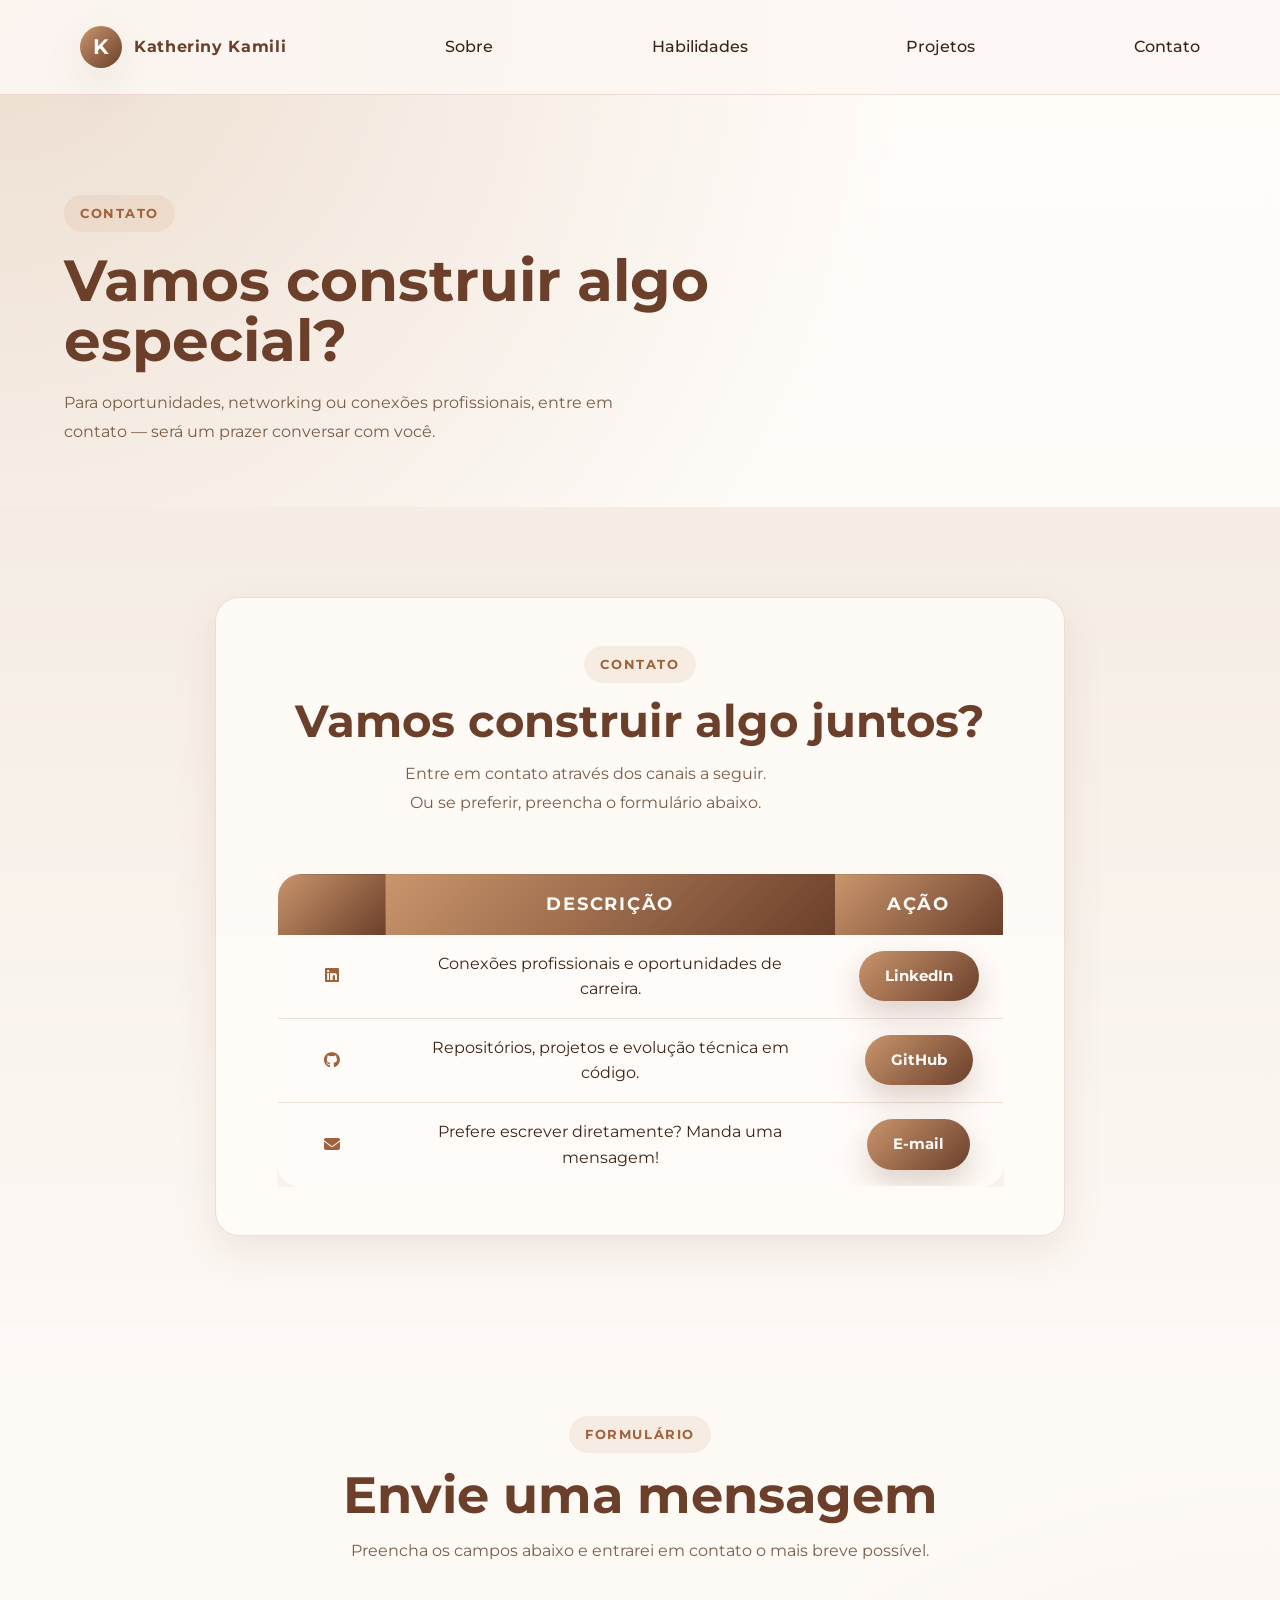
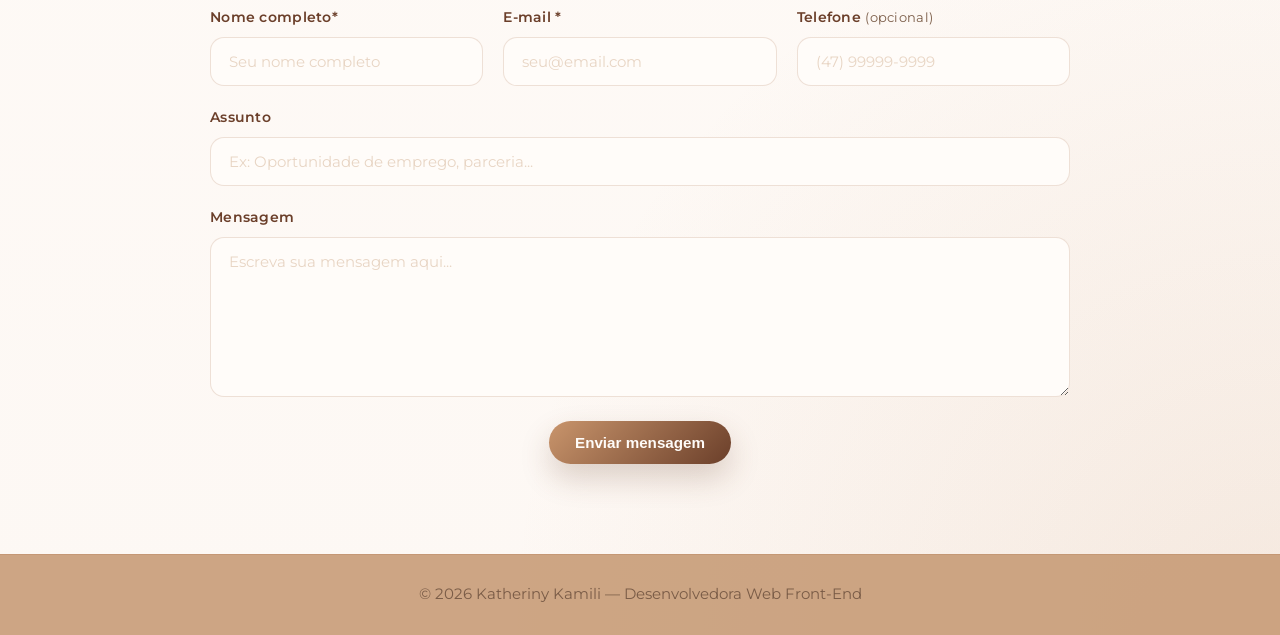
<file: pages/contato.html>
<!DOCTYPE html>
<html lang="pt-br">

<head>
  <meta charset="UTF-8">
  <meta name="viewport" content="width=device-width, initial-scale=1.0">
  <link rel="stylesheet" href="../css/estilos.css">
  <link rel="stylesheet" href="https://cdnjs.cloudflare.com/ajax/libs/font-awesome/6.5.1/css/all.min.css">
  <link rel="preconnect" href="https://fonts.gstatic.com" crossorigin>
  <link href="https://fonts.googleapis.com/css2?family=Montserrat:wght@300;400;500;600;700&display=swap"
    rel="stylesheet">

  <title>Portfólio - Katheriny Kamili</title>
</head>

<body>

  <a class="link-pular" href="#conteudo">Pular para o conteúdo</a>

  <!-- CABEÇALHO -->
  <header>
    <div class="container">
      <nav>
        <a class="logo" href="../index.html">
          <span class="logo-letra">K</span>
          <span class="logo-nome">Katheriny Kamili</span>
        </a>

        <a href="sobre.html">Sobre</a>
        <a href="../index.html#habilidades">Habilidades</a>
        <a href="produtos.html">Projetos</a>
        <a href="contato.html" class="link-ativo">Contato</a>
      </nav>
    </div>
  </header>

  <!-- CONTEÚDO PRINCIPAL -->
  <main id="conteudo">

    <!-- HERO DA PÁGINA DE CONTATO -->
    <section class="hero-contato">
      <div class="container">
        <div class="hero-contato-texto">
          <span class="etiqueta">Contato</span>
          <h1>Vamos construir algo especial?</h1>
          <p class="descricao-principal">
            Para oportunidades, networking ou conexões profissionais,
            entre em contato — será um prazer conversar com você.
          </p>
        </div>
      </div>
    </section>

    <!-- LINKS RÁPIDOS DE CONTATO -->
    <section class="fundo-suave">
      <div class="container">
        <div class="caixa-contato">
          <div class="titulo-secao">
            <span class="etiqueta">Contato</span>
            <h2>Vamos construir algo juntos?</h2>
            <p>Entre em contato através dos canais a seguir.</p>
            <p>Ou se preferir, preencha o formulário abaixo.</p>
          </div>

          <div style="overflow-x: auto;">
            <table class="tabela-contato">
              <thead>
                <tr>
                  <th class="coluna-icones"></th>
                  <th class="coluna-descrição">Descrição</th>
                  <th class="coluna-ação">Ação</th>
                </tr>
              </thead>
              <tbody>
                <tr>
                  <td class="coluna-icones">
                    <i class="fa-brands fa-linkedin"></i>
                  </td>
                  <td class="coluna-descrição">
                    Conexões profissionais e oportunidades de carreira.
                  </td>
                  <td class="coluna-ação">
                    <a href="https://www.linkedin.com/in/katheriny-kamili-corrêa-rocha-4a4639176/" target="_blank"
                      rel="noopener noreferrer" class="botao botao-principal">LinkedIn
                    </a>
                  </td>
                </tr>
                <tr>
                  <td class="coluna-icones">
                    <i class="fa-brands fa-github"></i>
                  </td>
                  <td class="coluna-descrição">
                    Repositórios, projetos e evolução técnica em código.
                  </td>
                  <td class="coluna-ação">
                    <a href="https://github.com/katherinykamili" target="_blank" rel="noopener noreferrer"
                      class="botao botao-principal">GitHub
                    </a>
                  </td>
                </tr>
                <tr>
                  <td class="coluna-icones">
                    <i class="fa-solid fa-envelope"></i>
                  </td>
                  <td class="coluna-descrição">
                    Prefere escrever diretamente? Manda uma mensagem!
                  </td>
                  <td class="coluna-ação">
                    <a href="mailto:katherinykc13@gmail.com" class="botao botao-principal">E-mail
                    </a>
                  </td>
                </tr>
              </tbody>
            </table>
          </div>
        </div>
      </div>
    </section>

    <!-- FORMULÁRIO DE CONTATO -->
    <section id="formulario">
      <div class="container">
        <div class="titulo-secao">
          <span class="etiqueta">Formulário</span>
          <h2>Envie uma mensagem</h2>
          <p>Preencha os campos abaixo e entrarei em contato o mais breve possível.</p>
        </div>

        <form class="formulario-contato" action="obrigado.html" method="get">

          <div class="grade-formulario">

            <div class="campo">
              <label for="nome">Nome completo*</label>
              <input type="text" id="nome" name="nome" placeholder="Seu nome completo" required minlength="3"
                autocomplete="name" />
            </div>

            <div class="campo">
              <label for="email">E-mail *</label>
              <input type="email" id="email" name="email" placeholder="seu@email.com" required autocomplete="email" />
            </div>

            <div class="campo">
              <label for="telefone">Telefone <span class="campo-opcional">(opcional)</span></label>
              <input type="tel" id="telefone" name="telefone" placeholder="(47) 99999-9999" autocomplete="tel" />
            </div>

            <div class="campo">
              <label for="assunto">Assunto</label>
              <input type="text" id="assunto" name="assunto" placeholder="Ex: Oportunidade de emprego, parceria..."
                required minlength="3" />
            </div>

          </div>

          <div class="campo campo-mensagem">
            <label for="mensagem">Mensagem</label>
            <textarea id="mensagem" name="mensagem" rows="6" placeholder="Escreva sua mensagem aqui..." required
              minlength="10"></textarea>
          </div>

          <div class="formulario-rodape">
            <button type="submit" class="botao botao-principal botao-enviar">
              Enviar mensagem
            </button>
          </div>

        </form>
      </div>
    </section>

  </main>

  <!-- ========== RODAPÉ ========== -->
  <footer>
    <p>&copy; 2026 Katheriny Kamili — Desenvolvedora Web Front-End</p>
  </footer>

</body>

</html>
</file>
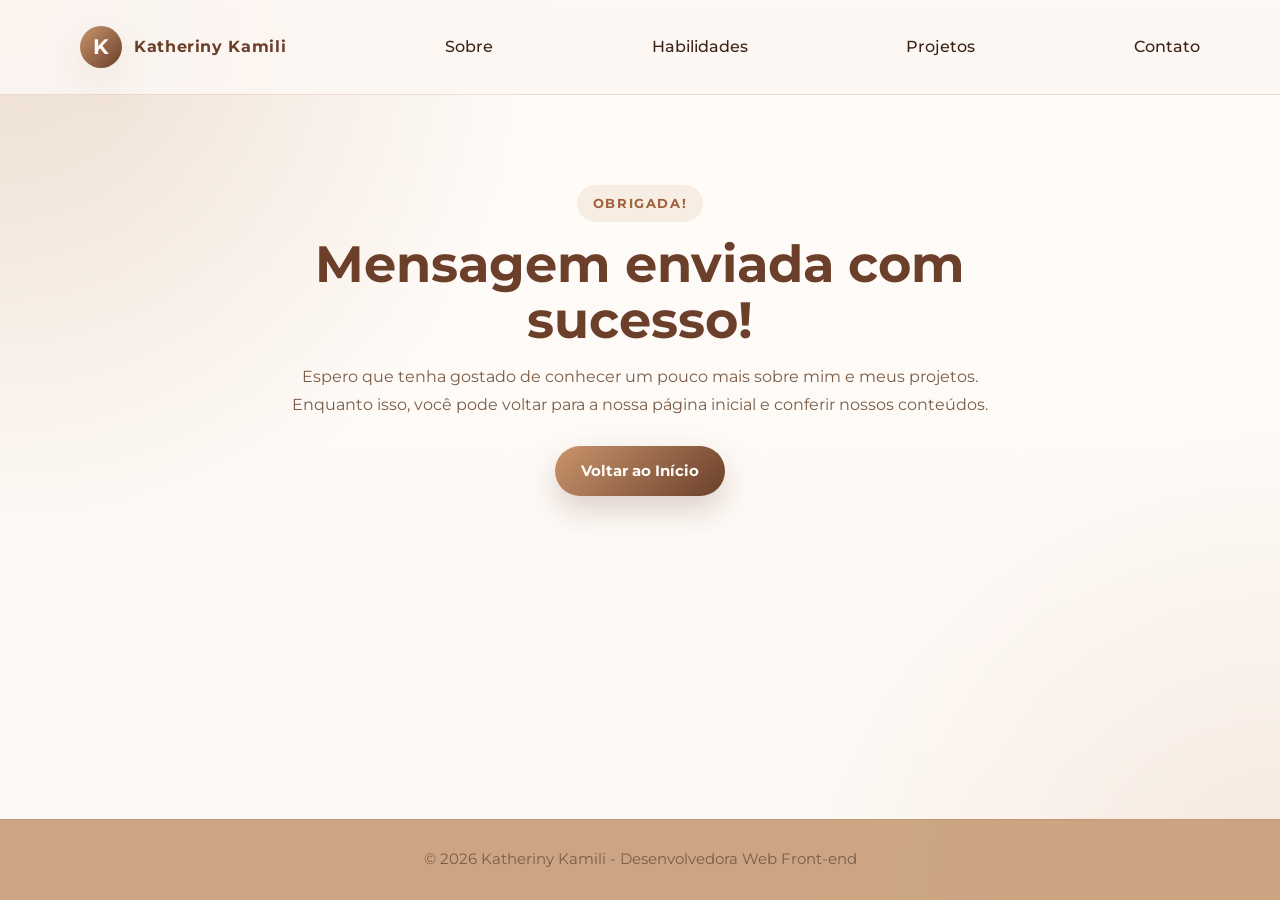
<file: pages/obrigado.html>
<!DOCTYPE html>
<html lang="pt-br">

<head>
  <meta charset="UTF-8">
  <meta name="viewport" content="width=device-width, initial-scale=1.0">
  <link rel="stylesheet" href="../css/estilos.css">
  <link rel="preconnect" href="https://fonts.gstatic.com" crossorigin>
  <link href="https://fonts.googleapis.com/css2?family=Montserrat:wght@300;400;500;600;700&display=swap" rel="stylesheet">

  <title>Portfólio - Katheriny Kamili</title>
</head>

<body>

  <a class="link-pular" href="#conteudo">Pular para o conteúdo</a>

  <!-- CABEÇALHO -->
  <header>
    <div class="container">
      <nav>
        <a class="logo" href="../index.html">
          <span class="logo-letra">K</span>
          <span class="logo-nome">Katheriny Kamili</span>
        </a>

        <a href="sobre.html">Sobre</a>
        <a href="../index.html#habilidades">Habilidades</a>
        <a href="produtos.html">Projetos</a>
        <a href="contato.html" class="link-ativo">Contato</a>
      </nav>
      </nav>
    </div>
  </header>

    <!-- CONTEÚDO PRINCIPAL -->
    <main>
        <section class="secao" id="obrigada">
            <div class="container">
                <div class="titulo-secao">
                    <span class="etiqueta">Obrigada!</span>
                    <h2>Mensagem enviada com sucesso!</h2>
                    <p>Espero que tenha gostado de conhecer um pouco mais sobre mim e meus projetos.</p>
                    <p>Enquanto isso, você pode voltar para a nossa página inicial e conferir nossos conteúdos.</p>
                    <br>
                    <div class="grupo-botoes-centro">
                        <a href="index.html" class="botao botao-principal">Voltar ao Início</a>
                    </div>
                </div>
        </section>
    </main>

     <!-- RODAPÉ -->
    <footer>
        <p>&copy; 2026 Katheriny Kamili - Desenvolvedora Web Front-end</p>
    </footer>

</body>

</html>
</file>
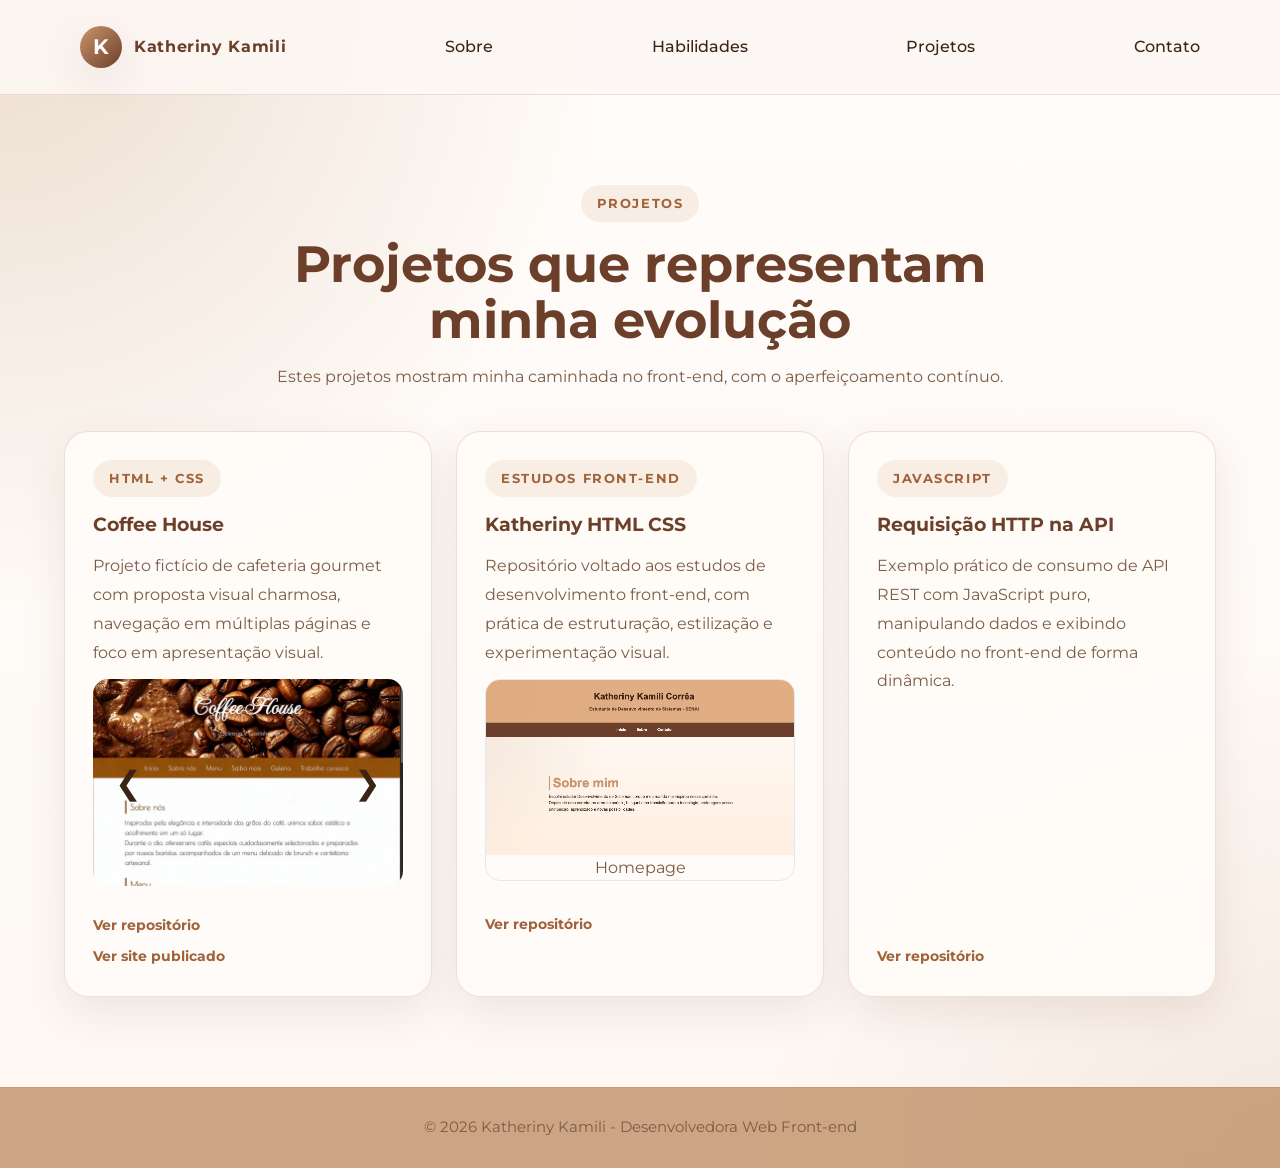
<file: pages/produtos.html>
<!DOCTYPE html>
<html lang="pt-br">

<head>
    <meta charset="UTF-8">
    <meta name="viewport" content="width=device-width, initial-scale=1.0">
    <link rel="stylesheet" href="../css/estilos.css">
    <link rel="preconnect" href="https://fonts.gstatic.com" crossorigin>
    <link href="https://fonts.googleapis.com/css2?family=Montserrat:wght@300;400;500;600;700&display=swap"
        rel="stylesheet">

    <title>Portfólio - Katheriny Kamili</title>
</head>

<body>

    <a class="link-pular" href="#conteudo">Pular para o conteúdo</a>

    <!-- CABEÇALHO -->
    <header>
        <div class="container">
            <nav>
                <a class="logo" href="../index.html">
                    <span class="logo-letra">K</span>
                    <span class="logo-nome">Katheriny Kamili</span>
                </a>

                <a href="sobre.html">Sobre</a>
                <a href="../index.html#habilidades">Habilidades</a>
                <a href="produtos.html">Projetos</a>
                <a href="contato.html" class="link-ativo">Contato</a>
            </nav>
            </nav>
        </div>
    </header>

    <!-- CONTEÚDO PRINCIPAL -->
    <main>
        <section id="projetos">
            <div class="container">
                <div class="titulo-secao">
                    <span class="etiqueta">Projetos</span>
                    <h2>Projetos que representam minha evolução</h2>
                    <p>Estes projetos mostram minha caminhada no front-end, com o aperfeiçoamento contínuo.</p>
                </div>

                <div class="grade-tres-colunas">
                    <article class="cartao-projeto">
                        <span class="etiqueta-projeto">HTML + CSS</span>
                        <h3>Coffee House</h3>
                        <p>Projeto fictício de cafeteria gourmet com proposta visual charmosa, navegação em múltiplas
                            páginas e foco em apresentação visual.</p>

                        <div class="w3-content w3-display-container slider-container" style="max-width:800px">
                            <img class="mySlides" src="../img/homepage.jpeg" alt="Homepage" loading="lazy"
                                href="produtos.html">
                            <img class="mySlides" src="../img/menu.jpeg" alt="Menu" loading="lazy" href="produtos.html">
                            <img class="mySlides" src="../img/tabela.jpeg" alt="Tabela" loading="lazy"
                                href="produtos.html">

                            <div class="w3-left w3-hover-text-khaki slider-btn-left" onclick="plusDivs(-1)">&#10094;
                            </div>
                            <div class="w3-right w3-hover-text-khaki slider-btn-right" onclick="plusDivs(1)">&#10095;
                            </div>

                            <div class="w3-center w3-container slider-dots" style="width:100%">
                                <span class="w3-badge demo w3-border w3-transparent w3-hover-white"
                                    onclick="currentDiv(1)"></span>
                                <span class="w3-badge demo w3-border w3-transparent w3-hover-white"
                                    onclick="currentDiv(2)"></span>
                                <span class="w3-badge demo w3-border w3-transparent w3-hover-white"
                                    onclick="currentDiv(3)"></span>
                            </div>
                        </div>

                        <script>
                            var slideIndex = 1;
                            showDivs(slideIndex);

                            function plusDivs(n) {
                                showDivs(slideIndex += n);
                            }

                            function currentDiv(n) {
                                showDivs(slideIndex = n);
                            }

                            function showDivs(n) {
                                var i;
                                var x = document.getElementsByClassName("mySlides");
                                var dots = document.getElementsByClassName("demo");
                                if (n > x.length) { slideIndex = 1 }
                                if (n < 1) { slideIndex = x.length }
                                for (i = 0; i < x.length; i++) {
                                    x[i].style.display = "none";
                                }
                                for (i = 0; i < dots.length; i++) {
                                    dots[i].className = dots[i].className.replace(" w3-white", "");
                                }
                                x[slideIndex - 1].style.display = "block";
                                dots[slideIndex - 1].className += " w3-white";
                            }
                        </script>

                        <div class="links-projeto">
                            <a href="https://github.com/katherinykamili/coffee-house" target="_blank"
                                rel="noopener noreferrer">Ver repositório</a>
                            <a href="https://katherinykamili.github.io/coffee-house" target="_blank"
                                rel="noopener noreferrer">Ver site publicado</a>
                        </div>
                    </article>

                    <article class="cartao-projeto">
                        <span class="etiqueta-projeto">Estudos Front-End</span>
                        <h3>Katheriny HTML CSS</h3>
                        <p>Repositório voltado aos estudos de desenvolvimento front-end, com prática de estruturação,
                            estilização e experimentação visual.</p>

                        <div class="galeria" id="galeria">
                            <figure>
                                <img src="../img/homepage-html-css.png" alt="Homepage" loading='lazy'>
                                <figcaption>Homepage</figcaption>
                            </figure>

                            <div class="links-projeto">
                                <a href="https://github.com/katherinykamili/Katheriny-html-css" target="_blank"
                                    rel="noopener noreferrer">Ver repositório</a>
                            </div>
                    </article>

                    <article class="cartao-projeto">
                        <span class="etiqueta-projeto">JavaScript</span>
                        <h3>Requisição HTTP na API</h3>
                        <p>Exemplo prático de consumo de API REST com JavaScript puro, manipulando dados e exibindo
                            conteúdo no front-end de forma dinâmica.</p>
                        <div class="links-projeto">
                            <a href="https://github.com/katherinykamili/requisicao-http-na-api" target="_blank"
                                rel="noopener noreferrer">Ver repositório</a>
                        </div>
                    </article>
                </div>
            </div>
        </section>
    </main>

    <!-- RODAPÉ -->
    <footer>
        <p>&copy; 2026 Katheriny Kamili - Desenvolvedora Web Front-end</p>
    </footer>

</body>

</html>
</file>
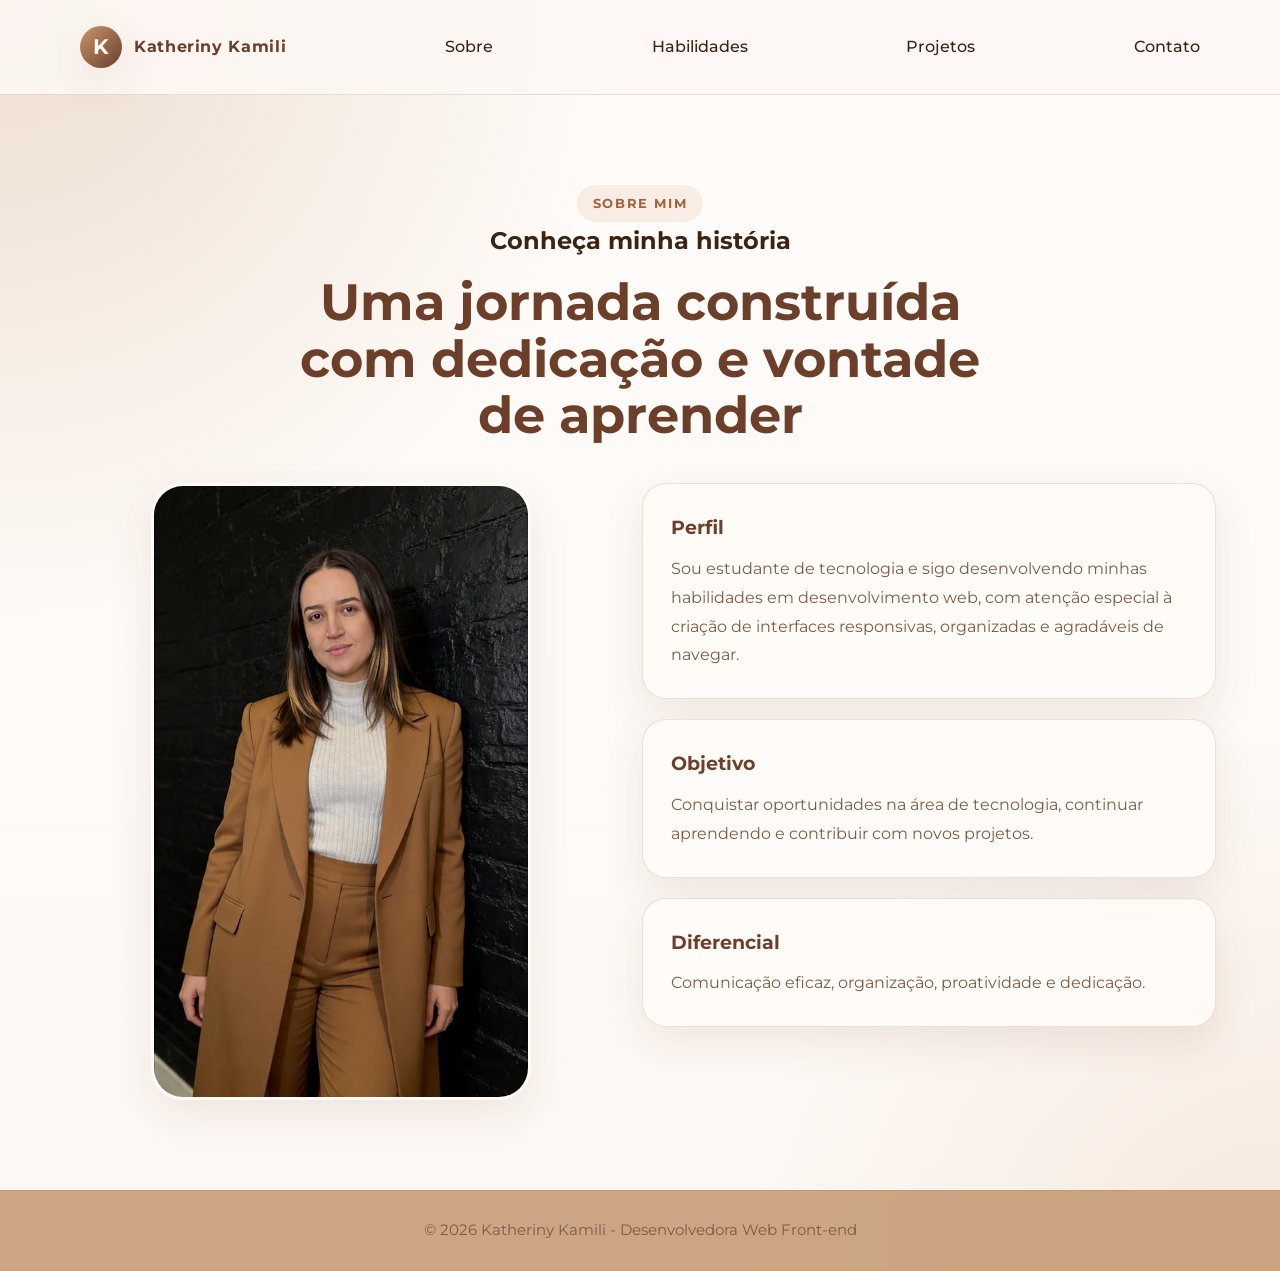
<file: pages/sobre.html>
<!DOCTYPE html>
<html lang="pt-br">

<head>
    <meta charset="UTF-8">
    <meta name="viewport" content="width=device-width, initial-scale=1.0">
    <link rel="stylesheet" href="../css/estilos.css">
    <link rel="preconnect" href="https://fonts.gstatic.com" crossorigin>
    <link href="https://fonts.googleapis.com/css2?family=Montserrat:wght@300;400;500;600;700&display=swap"
        rel="stylesheet">

    <title>Sobre — Portfólio de Katheriny Kamili</title>
</head>

<body>

    <a class="link-pular" href="#conteudo">Pular para o conteúdo</a>

    <!-- CABEÇALHO -->
    <header>
        <div class="container">
            <nav>
                <a class="logo" href="../index.html">
                    <span class="logo-letra">K</span>
                    <span class="logo-nome">Katheriny Kamili</span>
                </a>

                <a href="sobre.html">Sobre</a>
                <a href="../index.html#habilidades">Habilidades</a>
                <a href="produtos.html">Projetos</a>
                <a href="contato.html" class="link-ativo">Contato</a>
            </nav>
        </div>
    </header>

    <!-- CONTEÚDO PRINCIPAL -->
    <main id="conteudo">
        <section class="secao" id="sobre">
            <div class="container">
                <div class="titulo-secao">
                    <span class="etiqueta">Sobre mim</span>
                    <h1>Conheça minha história</h1>
                    <h2>Uma jornada construída com dedicação e vontade de aprender</h2>
                </div>
                <!-- GRADE DE 2 COLUNAS: IMAGEM À ESQUERDA, TEXTO À DIREITA -->
                <div class="grade-duas-colunas">

                    <!-- COLUNA DA ESQUERDA — IMAGEM -->
                    <div class="coluna-imagem">
                        <img src="../img/sobre.jpg" alt="Foto de perfil de Katheriny Kamili, desenvolvedora front-end"
                            loading="lazy">
                    </div>

                    <!-- COLUNA DA DIREITA — TEXTO -->
                    <div class="coluna-texto">
                        <article class="cartao-info">
                            <h3>Perfil</h3>
                            <p>Sou estudante de tecnologia e sigo desenvolvendo minhas habilidades em desenvolvimento
                                web, com
                                atenção especial à criação de interfaces responsivas, organizadas e agradáveis de
                                navegar.</p>
                        </article>
                        <article class="cartao-info">
                            <h3>Objetivo</h3>
                            <p>Conquistar oportunidades na área de tecnologia, continuar aprendendo e contribuir com
                                novos
                                projetos.</p>
                        </article>
                        <article class="cartao-info">
                            <h3>Diferencial</h3>
                            <p>Comunicação eficaz, organização, proatividade e dedicação.</p>
                        </article>
                    </div>
                </div>
            </div>
        </section>
    </main>

    <!-- RODAPÉ -->
    <footer>
        <p>&copy; 2026 Katheriny Kamili - Desenvolvedora Web Front-end</p>
    </footer>

</body>

</html>
</file>
<file: css/estilos.css>
/* css/estilos.css — Aula 06: Projeto Final — Site Completo */

/* 1. VARIÁVEIS GLOBAIS */
:root {
  --cor-primaria: #6b3f2a;
  --cor-secundaria: #a0623a;
  --cor-destaque: #c9956c;
  --cor-fundo: #fdf8f4;
  --cor-fundo-suave: #f5ede4;
  --cor-fundo-medio: #e8d5c4;
  --cor-branco: #fffcf9;
  --cor-texto: #3b2415;
  --cor-texto-suave: #7a5c47;
  --sombra: 0 15px 40px rgba(107, 63, 42, 0.10);
  --borda: rgba(161, 98, 58, 0.18);
}

/* 2. RESET */
*,
*::before,
*::after {
  box-sizing: border-box;
  margin: 0;
  padding: 0;
}

html {
  scroll-behavior: smooth;
}

/* 3. LAYOUT GLOBAL */
body {
  font-family: "Montserrat", sans-serif;
  color: var(--cor-texto);
  line-height: 1.6;
  background:
    radial-gradient(circle at top left, rgba(232, 213, 196, 0.80), transparent 35%),
    radial-gradient(circle at bottom right, rgba(201, 149, 108, 0.16), transparent 30%),
    linear-gradient(180deg, #fffcf9 0%, #fdf8f4 100%);
  display: flex;
  flex-direction: column;
  min-height: 100vh;
}

img {
  max-width: 100%;
  display: block;
}

a {
  text-decoration: none;
}

ul {
  list-style: none;
  padding: 0;
}

/* 4. CONTAINER */
.container {
  width: 100%;
  max-width: 1200px;
  margin: 0 auto;
  padding: 0 clamp(12px, 4vw, 24px);
}

/* 5. ACESSIBILIDADE */
.link-pular {
  position: absolute;
  left: -9999px;
  top: 10px;
  background: var(--cor-primaria);
  color: var(--cor-branco);
  padding: 10px 16px;
  border-radius: 8px;
  z-index: 1000;
}

.link-pular:focus {
  left: 10px;
}

/* 6. HEADER */
header {
  position: sticky;
  top: 0;
  z-index: 999;
  background: rgba(253, 248, 244, 0.88);
  border-bottom: 1px solid var(--borda);
}

nav {
  display: flex;
  flex-wrap: wrap;
  align-items: center;
  justify-content: space-between;
  gap: 8px;
  padding: 16px 0;
}

.logo {
  display: flex;
  align-items: center;
  gap: 12px;
  color: var(--cor-primaria);
  font-weight: 700;
  flex-shrink: 0;
}

.logo-letra {
  width: 42px;
  height: 42px;
  border-radius: 50%;
  display: flex;
  align-items: center;
  justify-content: center;
  background: linear-gradient(135deg, var(--cor-destaque), var(--cor-primaria));
  color: var(--cor-branco);
  font-size: 1.3rem;
  font-weight: 700;
  box-shadow: var(--sombra);
  flex-shrink: 0;
}

.logo-nome {
  font-size: 1rem;
  letter-spacing: 0.04em;
}

nav a {
  color: var(--cor-texto);
  font-weight: 500;
  padding: 10px 16px;
  border-radius: 999px;
  transition: background 0.3s, color 0.3s;
  display: block;
  white-space: nowrap;
}

nav a:hover {
  color: var(--cor-primaria);
  background: rgba(201, 149, 108, 0.12);
}

/* 7. SECTION */
section {
  padding: 90px 0;
}

.fundo-suave {
  background: linear-gradient(180deg, var(--cor-fundo-suave) 0%, var(--cor-fundo) 100%);
}

.titulo-secao {
  max-width: 760px;
  margin: 0 auto 40px;
  text-align: center;
}

.titulo-secao h2 {
  font-size: clamp(1.6rem, 4vw, 3.2rem);
  color: var(--cor-primaria);
  line-height: 1.1;
  margin: 14px 0;
}

.titulo-secao p {
  color: var(--cor-texto-suave);
  line-height: 1.8;
}

/* 8. ETIQUETAS */
.etiqueta,
.etiqueta-projeto {
  display: inline-flex;
  width: fit-content;
  padding: 8px 16px;
  border-radius: 999px;
  background: rgba(201, 149, 108, 0.14);
  color: var(--cor-secundaria);
  font-size: 0.82rem;
  font-weight: 700;
  text-transform: uppercase;
  letter-spacing: 0.12em;
}

/* 9. BOTÕES */
.botao {
  display: inline-flex;
  align-items: center;
  justify-content: center;
  border-radius: 999px;
  padding: 13px 26px;
  font-weight: 700;
  font-size: 0.95rem;
  transition: transform 0.3s, background 0.3s;
  cursor: pointer;
  border: none;
}

.botao-principal {
  background: linear-gradient(135deg, var(--cor-destaque), var(--cor-primaria));
  color: var(--cor-branco);
  box-shadow: 0 14px 30px rgba(107, 63, 42, 0.22);
}

.botao-principal:hover {
  background: linear-gradient(135deg, var(--cor-primaria), var(--cor-secundaria));
  color: var(--cor-branco);
  transform: translateY(-2px);
}

.botao-contorno {
  border: 1px solid var(--borda);
  color: var(--cor-primaria);
  background: rgba(255, 252, 249, 0.72);
}

.botao-contorno:hover {
  background: rgba(201, 149, 108, 0.12);
  color: var(--cor-primaria);
  transform: translateY(-2px);
}

.grupo-botoes {
  display: flex;
  flex-wrap: wrap;
  gap: 14px;
}

.grupo-botoes-centro {
  justify-content: center;
}

/* 10. DESTAQUES */
.secao-destaque {
  padding: clamp(48px, 8vw, 90px) 0 60px;
  display: flex;
  align-items: center;
}

.destaque-grade {
  display: flex;
  flex-wrap: wrap;
  align-items: flex-start;
  gap: 48px;
}

.destaque-texto {
  flex: 1 1 min(55%, 320px);
  display: flex;
  flex-direction: column;
  gap: 22px;
}

.coluna-perfil {
  flex: 1 1 min(40%, 280px);
}

.destaque-texto h1 {
  font-size: clamp(2rem, 5vw, 4.6rem);
  color: var(--cor-primaria);
  line-height: 1.05;
}

.destaque-texto h2 {
  font-size: clamp(1.4rem, 3vw, 2.4rem);
  color: var(--cor-primaria);
  line-height: 1.1;
}

.descricao-principal {
  color: var(--cor-texto-suave);
  line-height: 1.8;
  max-width: 580px;
}

.destaques-rapidos {
  display: flex;
  flex-wrap: wrap;
  gap: 16px;
  margin-top: 8px;
}

.cartao-destaque-rapido {
  flex: 1 1 140px;
  background: rgba(255, 252, 249, 0.75);
  border: 1px solid var(--borda);
  border-radius: 20px;
  padding: 18px;
  box-shadow: var(--sombra);
}

.cartao-destaque-rapido h3 {
  font-size: 1rem;
  color: var(--cor-primaria);
  font-weight: 700;
  margin-bottom: 6px;
}

.cartao-destaque-rapido p {
  color: var(--cor-texto-suave);
  font-size: 0.92rem;
}

/* 11. CARTÃO PERFIL */
.cartao-perfil {
  background: linear-gradient(180deg, var(--cor-branco) 0%, var(--cor-fundo-suave) 100%);
  border: 1px solid var(--borda);
  border-radius: 32px;
  padding: 36px 28px;
  box-shadow: var(--sombra);
  text-align: center;
  display: flex;
  flex-direction: column;
  align-items: center;
  gap: 10px;
}

.selo-disponivel {
  display: inline-block;
  padding: 8px 14px;
  border-radius: 999px;
  background: rgba(107, 63, 42, 0.10);
  color: var(--cor-primaria);
  font-size: 0.82rem;
  font-weight: 700;
}

.foto-perfil img {
  width: 150px;
  height: 150px;
  border-radius: 50%;
  margin: 10px 0;
}

.circulo-foto {
  width: 150px;
  height: 150px;
  border-radius: 50%;
  background: linear-gradient(145deg, var(--cor-fundo-medio), var(--cor-destaque));
  display: flex;
  align-items: center;
  justify-content: center;
  color: var(--cor-branco);
  font-size: 3.2rem;
  font-weight: 700;
  box-shadow: 0 20px 40px rgba(107, 63, 42, 0.24);
  border: 6px solid rgba(255, 252, 249, 0.8);
}

.cartao-perfil h2 {
  font-size: clamp(1.4rem, 3vw, 2rem);
  color: var(--cor-primaria);
}

.cargo-perfil {
  font-weight: 600;
  color: var(--cor-secundaria);
}

.resumo-perfil {
  color: var(--cor-texto-suave);
  line-height: 1.7;
}

.lista-perfil {
  text-align: left;
  margin-top: 12px;
  width: 100%;
}

.lista-perfil li {
  padding: 10px 0 10px 18px;
  position: relative;
  color: var(--cor-texto-suave);
  line-height: 1.7;
  border-bottom: 1px solid rgba(161, 98, 58, 0.08);
}

.lista-perfil li::before {
  content: "\2022";
  position: absolute;
  left: 0;
  color: var(--cor-destaque);
  font-size: 1.2rem;
  line-height: 1.8;
}

/* 12. CARTÕES */
.cartao-info,
.cartao-projeto,
.cartao-trajetoria {
  background: rgba(255, 252, 249, 0.86);
  border: 1px solid var(--borda);
  border-radius: 24px;
  padding: 28px;
  box-shadow: var(--sombra);
  display: flex;
  flex-direction: column;
  gap: 12px;
}

.cartao-info h3,
.cartao-projeto h3 {
  color: var(--cor-primaria);
  font-size: 1.2rem;
  font-weight: 700;
}

.cartao-info p,
.cartao-projeto p,
.cartao-trajetoria p {
  color: var(--cor-texto-suave);
  line-height: 1.8;
}

.cartao-trajetoria h2 {
  font-size: clamp(1.6rem, 3vw, 2.4rem);
  color: var(--cor-primaria);
  line-height: 1.1;
}

.icone-contato {
  font-size: 2rem;
  display: flex;
  justify-content: center;
}

/* 13. GRADES FLEXBOX */
.grade-tres-colunas {
  display: flex;
  flex-wrap: wrap;
  gap: 24px;
}

.grade-tres-colunas > * {
  flex: 1 1 280px;
}

.grade-duas-colunas {
  display: flex;
  flex-wrap: wrap;
  gap: 24px;
}

.grade-duas-colunas > * {
  flex: 1 1 280px;
}

.grade-formulario {
  display: flex;
  flex-wrap: wrap;
  gap: 20px;
  margin-bottom: 20px;
}

.grade-formulario > .campo {
  flex: 1 1 240px;
}

.coluna-imagem {
  flex: 1 1 260px;
  display: flex;
  align-items: center;
  justify-content: center;
}

.coluna-imagem img {
  width: 100%;
  max-width: 380px;
  border-radius: 32px;
  box-shadow: var(--sombra);
  border: 3px solid rgba(255, 252, 249, 0.8);
  object-fit: cover;
}

.coluna-texto {
  flex: 1 1 280px;
  display: flex;
  flex-direction: column;
  gap: 20px;
}

/* 14. HABILIDADES */
.lista-habilidades {
  display: flex;
  flex-wrap: wrap;
  justify-content: center;
  gap: 16px;
  margin-top: 30px;
}

.pilula-habilidade {
  padding: 14px 22px;
  border-radius: 999px;
  background: var(--cor-branco);
  border: 1px solid var(--borda);
  color: var(--cor-primaria);
  font-weight: 600;
  box-shadow: var(--sombra);
  font-size: 0.95rem;
}

/* 15. LINKS DO PROJETO */
.links-projeto {
  margin-top: auto;
  padding-top: 16px;
  display: flex;
  flex-direction: column;
  gap: 8px;
}

.links-projeto a {
  color: var(--cor-secundaria);
  font-weight: 700;
  font-size: 0.9rem;
  transition: color 0.2s, transform 0.2s;
}

.links-projeto a:hover {
  color: var(--cor-primaria);
}

/* 16. CONTATO */
.caixa-contato {
  max-width: 850px;
  margin: 0 auto;
  background: rgba(255, 252, 249, 0.86);
  border: 1px solid var(--borda);
  border-radius: 24px;
  padding: clamp(24px, 5vw, 48px) clamp(16px, 4vw, 32px);
  box-shadow: var(--sombra);
  text-align: center;
  display: flex;
  flex-direction: column;
  align-items: center;
  gap: 16px;
}

.caixa-contato h2 {
  font-size: clamp(1.6rem, 3.5vw, 3rem);
  color: var(--cor-primaria);
  line-height: 1.1;
}

.caixa-contato p {
  color: var(--cor-texto-suave);
  line-height: 1.8;
  max-width: 580px;
}

.hero-contato {
  padding: clamp(60px, 10vw, 100px) 0 60px;
  display: flex;
  align-items: center;
}

.hero-contato-texto {
  display: flex;
  flex-direction: column;
  gap: 18px;
  max-width: 720px;
}

.hero-contato-texto h1 {
  font-size: clamp(2rem, 4.5vw, 4.2rem);
  color: var(--cor-primaria);
  line-height: 1.05;
}

/* 17. FORMULÁRIO */
.formulario-contato {
  max-width: 860px;
  margin: 0 auto;
  display: flex;
  flex-direction: column;
  gap: 0;
}

.campo {
  display: flex;
  flex-direction: column;
  gap: 8px;
}

.campo label {
  font-size: 0.9rem;
  font-weight: 600;
  color: var(--cor-primaria);
  letter-spacing: 0.02em;
}

.campo-opcional {
  font-weight: 400;
  color: var(--cor-texto-suave);
  font-size: 0.82rem;
}

.campo input,
.campo textarea {
  font-family: "Montserrat", sans-serif;
  font-size: 0.95rem;
  color: var(--cor-texto);
  background: var(--cor-branco);
  border: 1px solid var(--borda);
  border-radius: 14px;
  padding: 14px 18px;
  transition: border-color 0.3s, box-shadow 0.3s;
  outline: none;
  width: 100%;
}

.campo input::placeholder,
.campo textarea::placeholder {
  color: var(--cor-fundo-medio);
}

.campo input:focus,
.campo textarea:focus {
  border-color: var(--cor-destaque);
  box-shadow: 0 0 0 3px rgba(201, 149, 108, 0.18);
}

.campo textarea {
  resize: vertical;
  min-height: 160px;
}

.campo-mensagem {
  margin-bottom: 24px;
}

.formulario-rodape {
  display: flex;
  justify-content: center;
}

/* 18. RODAPÉ */
footer {
  padding: 28px 0;
  border-top: 1px solid var(--borda);
  background: rgba(199, 154, 117, 0.88);
  text-align: center;
  color: var(--cor-texto-suave);
  font-size: 0.92rem;
  margin-top: auto;
}

/* 19. SLIDER */
.slider-container {
  position: relative;
  display: inline-block;
  width: 100%;
}

.slider-btn-left,
.slider-btn-right {
  position: absolute;
  top: 50%;
  transform: translateY(-50%);
  font-size: 2rem;
  padding: 12px;
  z-index: 10;
  transition: all 0.3s ease;
  cursor: pointer;
}

.slider-btn-left {
  left: 10px;
}

.slider-btn-right {
  right: 10px;
}

.slider-dots {
  position: absolute;
  bottom: 10px;
  left: 0;
  right: 0;
  display: flex;
  justify-content: center;
  gap: 8px;
}

.mySlides {
  border-radius: 15px;
  transition: transform 0.2s ease;
}

.mySlides:hover {
  transform: scale(1.05);
}

.mySlides2 {
  border-radius: 15px;
  transition: transform 0.2s ease;
}

.mySlides2:hover {
  transform: scale(1.05);
}

/* 20. GALERIA */
.galeria {
  color: var(--cor-texto-suave);
  text-align: center;
  display: flex;
  flex-wrap: wrap;
  gap: 16px;
}

.galeria figure {
  overflow: hidden;
  border-radius: 15px;
  border: 1px solid #e2e8f0;
}

.galeria figure img {
  object-fit: cover;
  display: block;
  transition: transform 0.3s, opacity 0.3s;
}

.galeria .card {
  flex: 1 1 250px;
}

.galeria figure:hover img {
  transform: scale(1.06);
  opacity: 0.82;
}

/* 21. TABELA DE CONTATO */
.tabela-contato {
  width: 100%;
  border-collapse: collapse;
  background: rgba(255, 252, 249, 0.86);
  border-radius: 24px;
  box-shadow: var(--sombra);
  overflow: hidden;
  border: 1px solid var(--borda);
}

.tabela-contato td,
.tabela-contato th {
  padding: 16px 24px;
  vertical-align: middle;
}

.tabela-contato th {
  background: linear-gradient(135deg, var(--cor-destaque) 0%, var(--cor-primaria) 100%);
  color: var(--cor-branco);
  font-size: 1.1rem;
  font-weight: 700;
  text-transform: uppercase;
  letter-spacing: 0.10em;
  border: none;
}

.tabela-contato td {
  color: var(--cor-texto);
  border-bottom: 1px solid var(--borda);
}

.tabela-contato tbody tr:last-child td {
  border-bottom: none;
}

.tabela-contato tbody tr:hover {
  background: rgba(201, 149, 108, 0.08);
}

.tabela-contato .coluna-icones {
  width: 15%;
  color: var(--cor-secundaria);
}

.tabela-contato .coluna-descricao {
  width: 55%;
  color: var(--cor-texto-suave);
  line-height: 1.7;
}

.tabela-contato .coluna-acao {
  width: 30%;
  text-align: center;
}

.tabela-contato .icone-contato {
  color: var(--cor-secundaria);
  margin-right: 8px;
}
</file>
<file: style.css>
/* css/estilos.css — Aula 05: Flexbox + Variáveis */

/* 1. VARIÁVEIS GLOBAIS */
:root {
  --cor-primaria:      #6b3f2a;
  --cor-secundaria:    #a0623a;
  --cor-destaque:      #c9956c;
  --cor-fundo:         #fdf8f4;
  --cor-fundo-suave:   #f5ede4;
  --cor-fundo-medio:   #e8d5c4;
  --cor-branco:        #fffcf9;
  --cor-texto:         #3b2415;
  --cor-texto-suave:   #7a5c47;
  --sombra:            0 15px 40px rgba(107, 63, 42, 0.10);
  --borda:             rgba(161, 98, 58, 0.18);
}

/* Reset */
*,
*::before,
*::after {
  box-sizing: border-box;
  margin: 0;
  padding: 0;
}

html {
  scroll-behavior: smooth;
}

/* 2. LAYOUT GLOBAL */
body {
  font-family: "Montserrat", sans-serif;
  color: var(--cor-texto);
  line-height: 1.6;
  background:
    radial-gradient(circle at top left, rgba(232, 213, 196, 0.80), transparent 35%),
    radial-gradient(circle at bottom right, rgba(201, 149, 108, 0.16), transparent 30%),
    linear-gradient(180deg, #fffcf9 0%, #fdf8f4 100%);

  /* Footer grudado no rodapé */
  display:        flex;
  flex-direction: column;
  min-height:     100vh;
}

img {
  max-width: 100%;
  display: block;
}

a {
  text-decoration: none;
}

ul {
  list-style: none;
  padding: 0;
}

/* Utilitários */

.container {
  width: 100%;
  max-width: 1200px;
  margin: 0 auto;
  padding: 0 24px;
}

.link-pular {
  position: absolute;
  left: -9999px;
  top: 10px;
  background: var(--cor-primaria);
  color: var(--cor-branco);
  padding: 10px 16px;
  border-radius: 8px;
  z-index: 1000;
}

.link-pular:focus {
  left: 10px;
}

/* 3. HEADER FLEXBOX */
header {
  position:sticky;
  top: 0;
  z-index: 999;
  background: rgba(253, 248, 244, 0.88);
  backdrop-filter: blur(12px);
  border-bottom: 1px solid var(--borda);
}

nav {
  display: flex;
  align-items: center;
  justify-content: space-between;
  padding: 16px 0;
  position: relative;
}

.logo {
  display: flex;
  align-items: center;
  gap: 12px;
  color: var(--cor-primaria);
  font-weight: 700;
}

.logo-letra {
  width: 42px;
  height: 42px;
  border-radius: 50%;
  display: flex;
  align-items: center;
  justify-content: center;
  background: linear-gradient(135deg, var(--cor-destaque), var(--cor-primaria));
  color: var(--cor-branco);
  font-size: 1.3rem;
  font-weight: 700;
  box-shadow: var(--sombra);
  flex-shrink: 0;
}

.logo-nome {
  font-size: 1rem;
  letter-spacing: 0.04em;
}

.lista-navegacao {
  display: flex;
  align-items: center;
  gap: 4px;
}

nav  a {
  color: var(--cor-texto);
  font-weight: 500;
  padding: 10px 16px;
  border-radius: 999px;
  transition: background 0.3s, color 0.3s;
  display: block;
}

nav  a:hover {
  color: var(--cor-primaria);
  background: rgba(201, 149, 108, 0.12);
  text-decoration: none;
}

.menu-icone {
  display: none;
  flex-direction: column;
  gap: 5px;
  cursor: pointer;
  padding: 8px;
}

.menu-icone span {
  display: block;
  width: 24px;
  height: 2px;
  background: var(--cor-primaria);
  border-radius: 4px;
  transition: transform 0.3s, opacity 0.3s;
}
/* 4. SECTION */
section {
  padding: 90px 0;
}

.fundo-suave {
  background: linear-gradient(180deg, var(--cor-fundo-suave) 0%, var(--cor-fundo) 100%);
}

.titulo-secao {
  max-width: 760px;
  margin: 0 auto 40px;
  text-align: center;
}

.titulo-secao h2 {
  font-size: clamp(2rem, 4vw, 3.2rem);
  color: var(--cor-primaria);
  line-height: 1.1;
  margin: 14px 0;
}

.titulo-secao p {
  color: var(--cor-texto-suave);
  line-height: 1.8;
}

/* 6. ETIQUETAS */
.etiqueta,
.etiqueta-projeto {
  display: inline-flex;
  width: fit-content;
  padding: 8px 16px;
  border-radius: 999px;
  background: rgba(201, 149, 108, 0.14);
  color: var(--cor-secundaria);
  font-size: 0.82rem;
  font-weight: 700;
  text-transform: uppercase;
  letter-spacing: 0.12em;
  display: inline-flex;
}

/* 7. BOTOES */
.botao {
  display: inline-flex;
  align-items: center;
  justify-content: center;
  border-radius: 999px;
  padding: 13px 26px;
  font-weight: 700;
  font-size: 0.95rem;
  transition: transform 0.3s, background 0.3s;
  cursor: pointer;
  border: none;
}

.botao-principal {
  background: linear-gradient(135deg, var(--cor-destaque), var(--cor-primaria));
  color: var(--cor-branco);
  box-shadow: 0 14px 30px rgba(107, 63, 42, 0.22);
}

.botao-principal:hover {
  background: linear-gradient(135deg, var(--cor-primaria), var(--cor-secundaria));
  color: var(--cor-branco);
  transform: translateY(-2px);
}

.botao-contorno {
  border: 1px solid var(--borda);
  color: var(--cor-primaria);
  background: rgba(255, 252, 249, 0.72);
}

.botao-contorno:hover {
  background: rgba(201, 149, 108, 0.12);
  color: var(--cor-primaria);
  transform: translateY(-2px);
}

.grupo-botoes {
  display: flex;
  flex-wrap: wrap;
  gap: 14px;
}

.grupo-botoes-centro {
  justify-content: center;
}

/* 8. GRADES - FLEXBOX */

.destaque-grade {
  display: flex;
  align-items: center;
  gap: 48px;
}

.destaque-texto {
  flex: 1 1 55%;
  display: flex;
  flex-direction: column;
  gap: 22px;
}

.coluna-perfil {
  flex: 1 1 40%;
}

.grade-tres-colunas,
.grade-duas-colunas {
  display: flex;
  flex-wrap: wrap;
  gap: 24px;
}

.grade-tres-colunas > * {
  flex: 1 1 280px;
}

.grade-duas-colunas > * {
  flex: 1 1 360px;
}

.grade-formulario {
  display: flex;
  flex-wrap: wrap;
  gap: 20px;
  margin-bottom: 20px;
}

.grade-formulario > .campo {
  flex: 1 1 260px;
}

/* 9. SEÇÃO DESTAQUE */

.secao-destaque {
  padding: 90px 0 60px;
  min-height: 100vh;
  display: flex;
  align-items: center;
}

.destaque-texto h1 {
  font-size: clamp(2.4rem, 4.5vw, 4.6rem);
  color: var(--cor-primaria);
  line-height: 1.05;
  max-width: 10ch;
}

.descricao-principal {
  color: var(--cor-texto-suave);
  line-height: 1.8;
  max-width: 580px;
}

.destaques-rapidos {
  display: flex;
  flex-wrap: wrap;
  gap: 16px;
  margin-top: 8px;
}

.cartao-destaque-rapido {
  flex: 1 1 150px;
  background: rgba(255, 252, 249, 0.75);
  border: 1px solid var(--borda);
  border-radius: 20px;
  padding: 18px;
  box-shadow: var(--sombra);
}

.cartao-destaque-rapido h3 {
  font-size: 1rem;
  color: var(--cor-primaria);
  font-weight: 700;
  margin-bottom: 6px;
}

.cartao-destaque-rapido p {
  color: var(--cor-texto-suave);
  font-size: 0.92rem;
}


/* 9. CARTAO PERFIL */

.cartao-perfil {
  background: linear-gradient(180deg, var(--cor-branco) 0%, var(--cor-fundo-suave) 100%);
  border: 1px solid var(--borda);
  border-radius: 32px;
  padding: 36px 28px;
  box-shadow: var(--sombra);
  text-align: center;
  display: flex;
  flex-direction: column;
  align-items: center;
  gap: 10px;
}

.selo-disponivel {
  display: inline-block;
  padding: 8px 14px;
  border-radius: 999px;
  background: rgba(107, 63, 42, 0.10);
  color: var(--cor-primaria);
  font-size: 0.82rem;
  font-weight: 700;
}

.foto-perfil {
  display: flex;
  justify-content: center;
  margin: 10px 0;
}

.circulo-foto {
  width: 150px;
  height: 150px;
  border-radius: 50%;
  background: linear-gradient(145deg, var(--cor-fundo-medio), var(--cor-destaque));
  display: flex;
  align-items: center;
  justify-content: center;
  color: var(--cor-branco);
  font-size: 3.2rem;
  font-weight: 700;
  box-shadow: 0 20px 40px rgba(107, 63, 42, 0.24);
  border: 6px solid rgba(255, 252, 249, 0.8);
}

.cartao-perfil h2 {
  font-size: 2rem;
  color: var(--cor-primaria);
}

.cargo-perfil {
  font-weight: 600;
  color: var(--cor-secundaria);
}

.resumo-perfil {
  color: var(--cor-texto-suave);
  line-height: 1.7;
}

.lista-perfil {
  text-align: left;
  margin-top: 12px;
  width: 100%;
}

.lista-perfil li {
  padding: 10px 0 10px 18px;
  position: relative;
  color: var(--cor-texto-suave);
  line-height: 1.7;
  border-bottom: 1px solid rgba(161, 98, 58, 0.08);
}

.lista-perfil li::before {
  content: "•";
  position: absolute;
  left: 0;
  color: var(--cor-destaque);
  font-size: 1.2rem;
  line-height: 1.8;
}

.cartao-info,
.cartao-projeto,
.cartao-trajetoria {
  background: rgba(255, 252, 249, 0.86);
  border: 1px solid var(--borda);
  border-radius: 24px;
  padding: 28px;
  box-shadow: var(--sombra);
  display: flex;
  flex-direction: column;
  gap: 12px;
}

.cartao-info h3,
.cartao-projeto h3 {
  color: var(--cor-primaria);
  font-size: 1.2rem;
  font-weight: 700;
}

.cartao-info p,
.cartao-projeto p,
.cartao-trajetoria p {
  color: var(--cor-texto-suave);
  line-height: 1.8;
}

.cartao-trajetoria h2 {
  font-size: clamp(1.6rem, 3vw, 2.4rem);
  color: var(--cor-primaria);
  line-height: 1.1;
}

.icone-contato {
  font-size: 2rem;
}

/* 10. HABILIDADES */

.lista-habilidades {
  display: flex;
  flex-wrap: wrap;
  justify-content: center;
  gap: 16px;
  margin-top: 30px;
}

.pilula-habilidade {
  padding: 14px 22px;
  border-radius: 999px;
  background: var(--cor-branco);
  border: 1px solid var(--borda);
  color: var(--cor-primaria);
  font-weight: 600;
  box-shadow: var(--sombra);
  font-size: 0.95rem;
}

/* 11. LINKS DO PROJETO */

.links-projeto {
  margin-top: auto;
  padding-top: 16px;
  display: flex;
  flex-direction: column;
  gap: 8px;
}

.links-projeto a {
  color: var(--cor-secundaria);
  font-weight: 700;
  font-size: 0.9rem;
  transition: color 0.2s, transform 0.2s;
}

.links-projeto a:hover {
  color: var(--cor-primaria);
  text-decoration: underline;
  transform: translateX(0px);
  text-decoration: none;
}

/* 12. CAIXA DE CONTATO */

.caixa-contato {
  max-width: 850px;
  margin: 0 auto;
  background: rgba(255, 252, 249, 0.86);
  border: 1px solid var(--borda);
  border-radius: 24px;
  padding: 48px 32px;
  box-shadow: var(--sombra);
  text-align: center;
  display: flex;
  flex-direction: column;
  align-items: center;
  gap: 16px;
}

.caixa-contato h2 {
  font-size: clamp(2rem, 3.5vw, 3rem);
  color: var(--cor-primaria);
  line-height: 1.1;
}

.caixa-contato p {
  color: var(--cor-texto-suave);
  line-height: 1.8;
  max-width: 580px;
} 

.hero-contato {
  padding: 100px 0 60px;
  min-height: 40vh;
  display: flex;
  align-items: center;
}

.hero-contato-texto {
  display: flex;
  flex-direction: column;
  gap: 18px;
  max-width: 720px;
}

.hero-contato-texto h1 {
  font-size: clamp(2.4rem, 4.5vw, 4.2rem);
  color: var(--cor-primaria);
  line-height: 1.05;
}

.descricao-principal {
  color: var(--cor-texto-suave);
  line-height: 1.8;
  max-width: 580px;
}

/* 13. FORMULÁRIO DE CONTATO */

.formulario-contato {
  max-width: 860px;
  margin: 0 auto;
  display: flex;
  flex-direction: column;
  gap: 0;
}

.campo {
  display: flex;
  flex-direction: column;
  gap: 8px;
}

.campo label {
  font-size: 0.9rem;
  font-weight: 600;
  color: var(--cor-primaria);
  letter-spacing: 0.02em;
}

.campo-opcional {
  font-weight: 400;
  color: var(--cor-texto-suave);
  font-size: 0.82rem;
}

.campo input,
.campo textarea {
  font-family: "Montserrat", sans-serif;
  font-size: 0.95rem;
  color: var(--cor-texto);
  background: var(--cor-branco);
  border: 1px solid var(--borda);
  border-radius: 14px;
  padding: 14px 18px;
  transition: border-color 0.3s, box-shadow 0.3s;
  outline: none;
  width: 100%;
}

.campo input::placeholder,
.campo textarea::placeholder {
  color: var(--cor-fundo-medio);
}

.campo input:focus,
.campo textarea:focus {
  border-color: var(--cor-destaque);
  box-shadow: 0 0 0 3px rgba(201, 149, 108, 0.18);
}

.campo textarea {
  resize: vertical;
  min-height: 160px;
}

.campo-mensagem {
  margin-bottom: 24px;
}

.formulario-rodape {
  display: flex;
  justify-content: center;
}



/* 14. RODAPÉ */

footer {
  padding: 28px 0;
  border-top: 1px solid var(--borda);
  background: rgba(199, 154, 117, 0.88);
  text-align: center;
  color: var(--cor-texto-suave);
  font-size: 0.92rem;
}

/* 14. RESPONSIVIDADE */

@media (max-width: 992px) {
  .secao-destaque {
    min-height: auto;
    padding-top: 60px;
  }

  .destaque-grade {
    flex-direction: column;
  }

  .destaque-texto h1 {
    max-width: 100%;
  }

  .coluna-perfil {
    width: 100%;
    max-width: 520px;
    margin: 0 auto;
  }

  .menu-icone {
    display: flex;
  }

  .lista-navegacao {
    display: none;
    flex-direction: column;
    align-items: flex-start;
    gap: 4px;
    position: absolute;
    top: 100%;
    right: 0;
    background: rgba(253, 248, 244, 0.97);
    border: 1px solid var(--borda);
    border-radius: 18px;
    padding: 16px;
    width: 220px;
    box-shadow: var(--sombra);
  }
}

  /* Estilos do slider */

.slider-container {
    position: relative;
    display: inline-block;
    width: 100%;
}

.slider-btn-left,
.slider-btn-right {
    position: absolute;
    top: 50%;
    transform: translateY(-50%);
    font-size: 2rem;
    padding: 12px;
    z-index: 10;
    transition: all .3s ease;
}

.slider-btn-left {
    left: 10px;
}

.slider-btn-right {
    right: 10px;
}

.slider-dots {
    position: absolute;
    bottom: 10px;
    left: 0;
    right: 0;
    display: flex;
    justify-content: center;
    gap: 8px;
}

.mySlides {
    border-radius: 12px;
    transition: transform .2s ease;
}

.mySlides:hover {
    transform: scale(1.05);
}

.mySlides2 {
    border-radius: 12px;
    transition: transform .2s ease;
}

.mySlides2:hover {
    transform: scale(1.05);
}

.galeria {
  color: var(--cor-texto-suave);
  text-align: center;
  display: flex;
  flex-wrap: wrap;
  gap: 16px;
}
.galeria figure {
  overflow: hidden;
  border-radius: 3px;
  border: 1px solid #e2e8f0;
}
.galeria figure img {
  object-fit: cover; display: flex;
  transition: transform .3s, opacity .3s;
  flex-direction: column;
}
.galeria .card { flex:1 1 250px;}

.galeria figure:hover img {
  transform: scale(1.06); opacity: .82;
}
</file>
